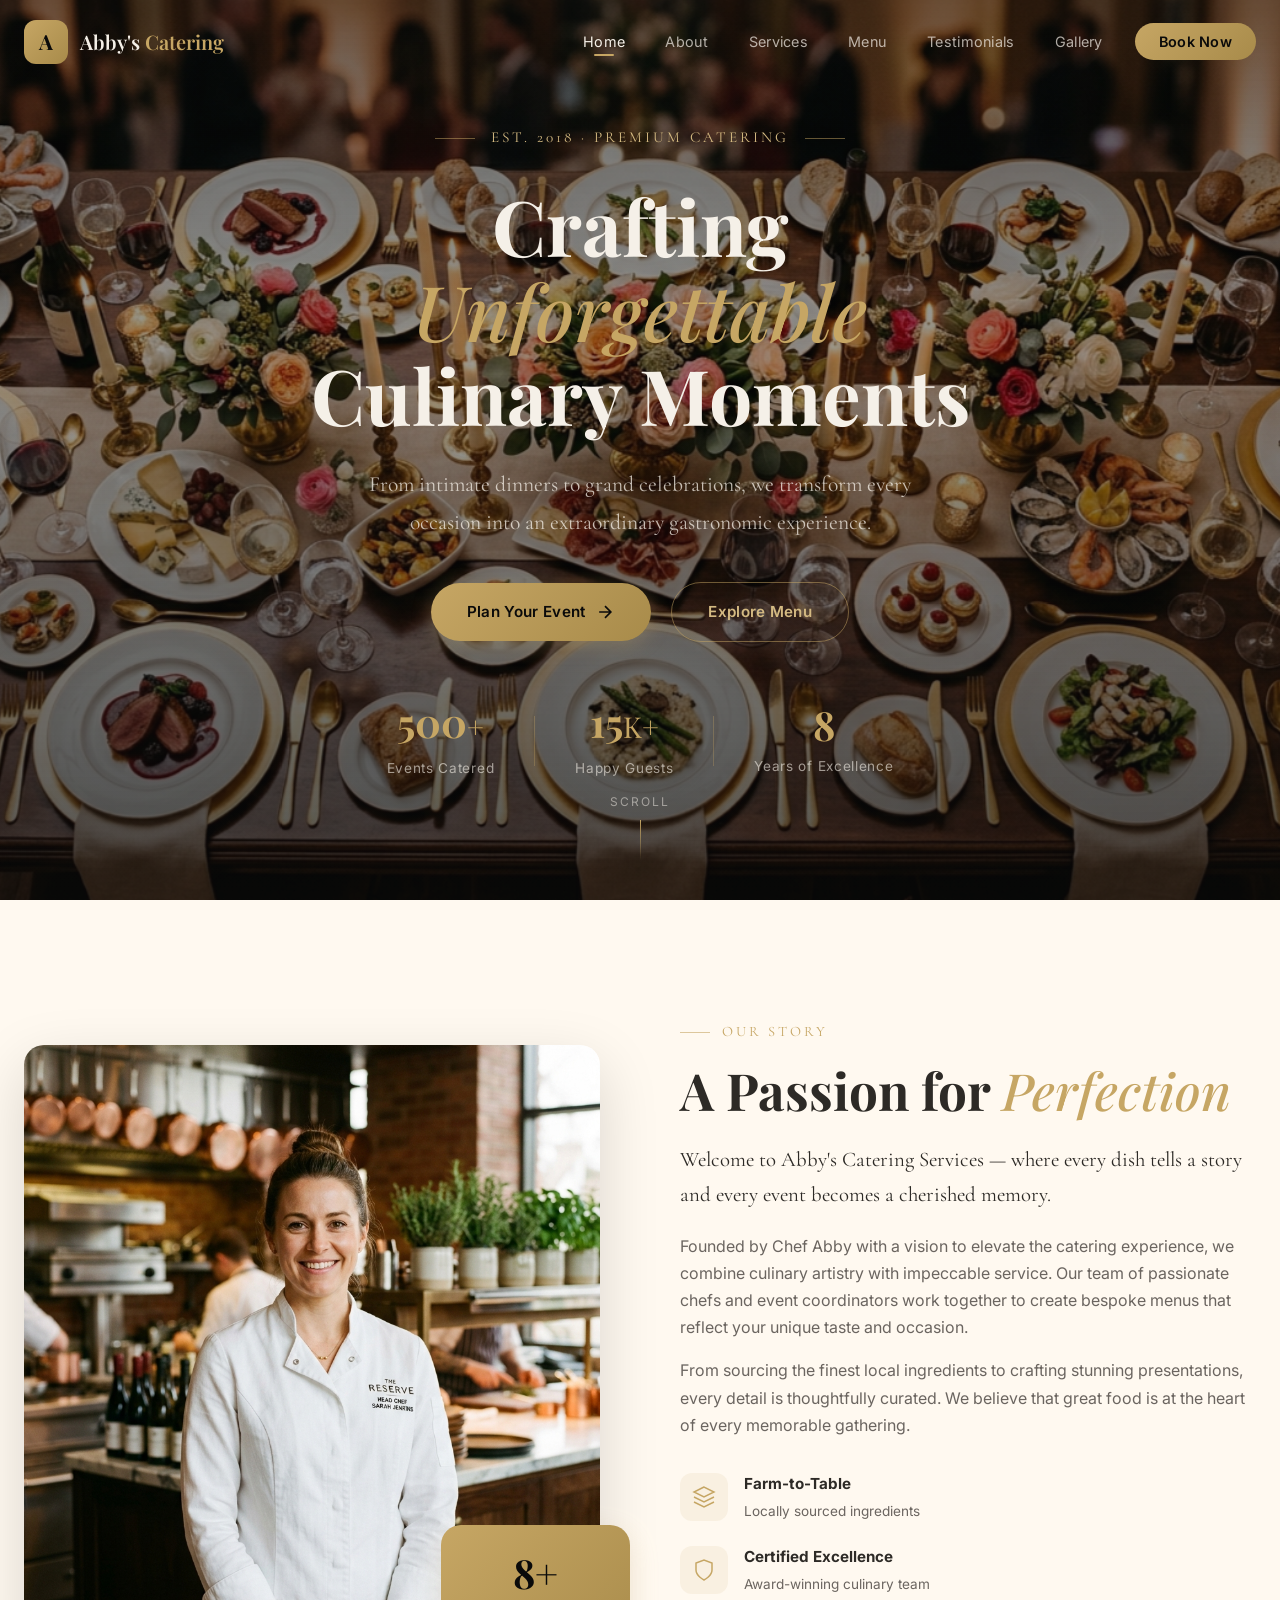
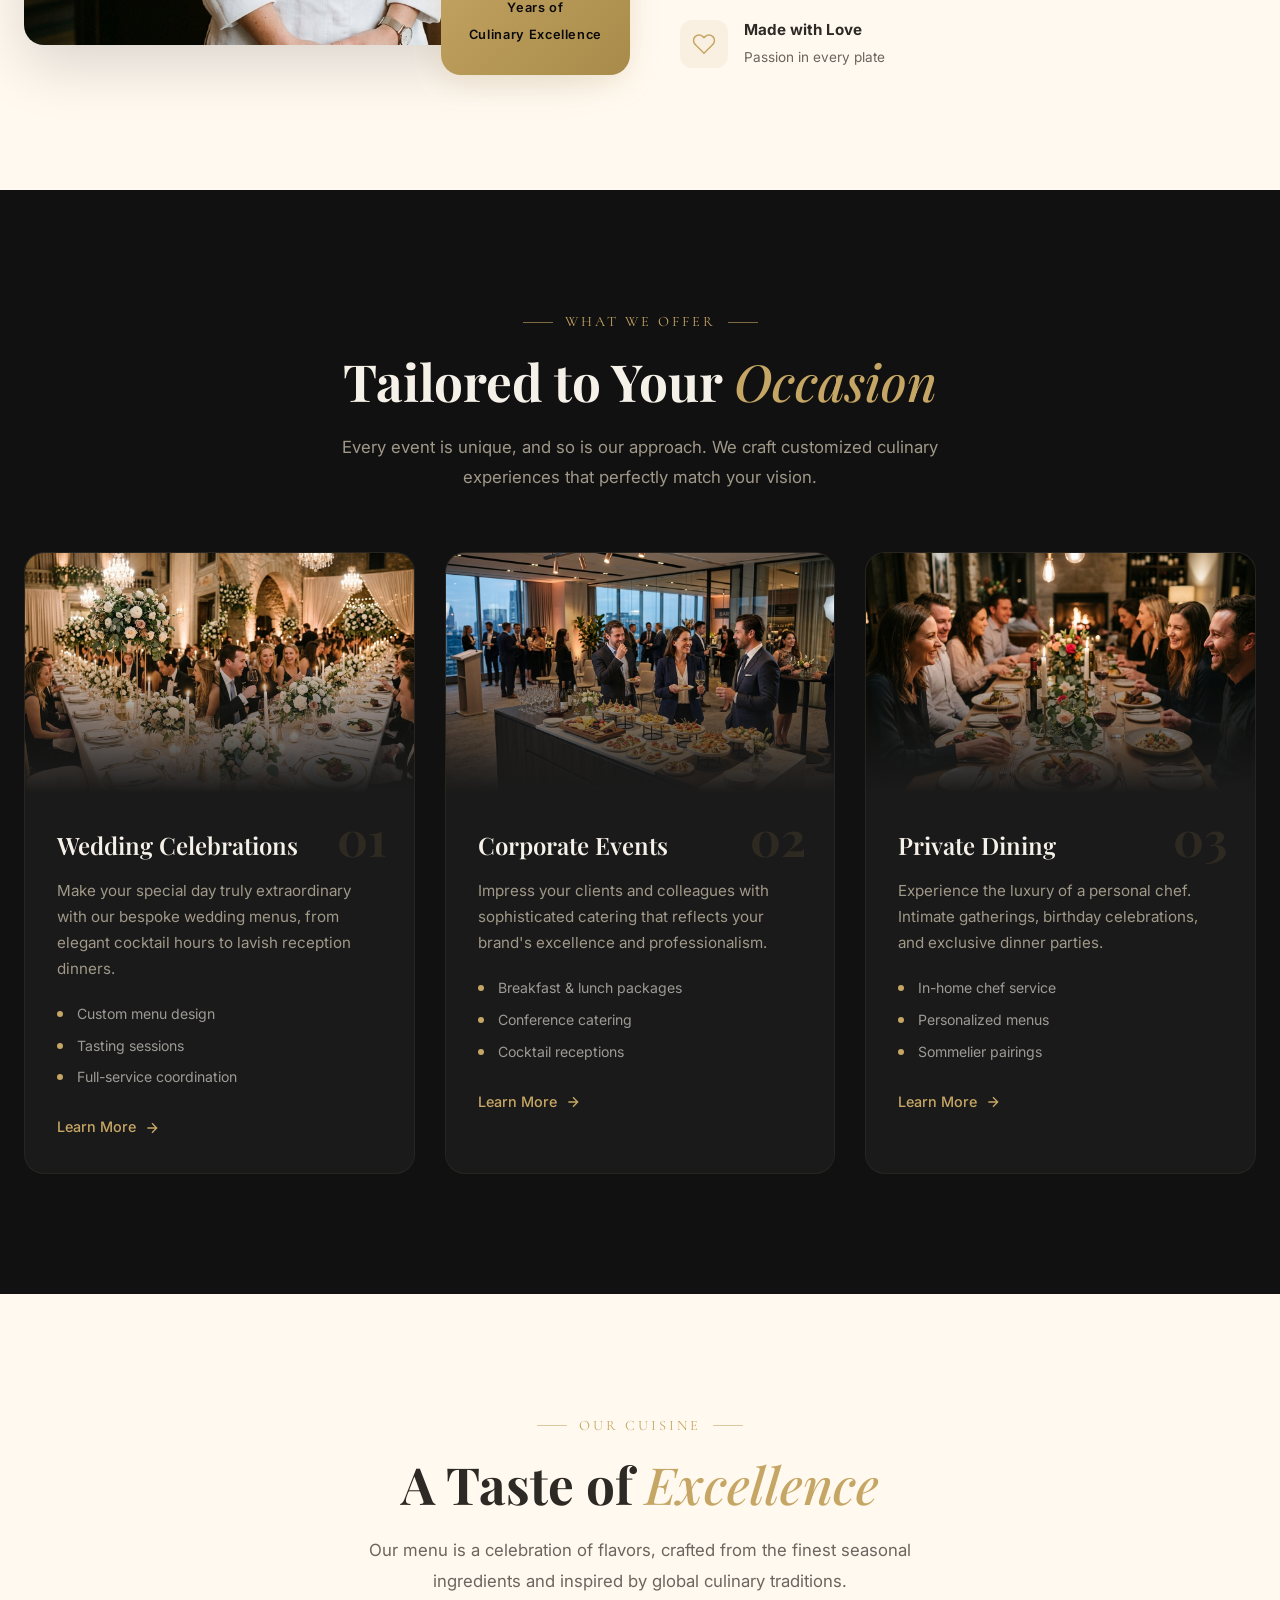
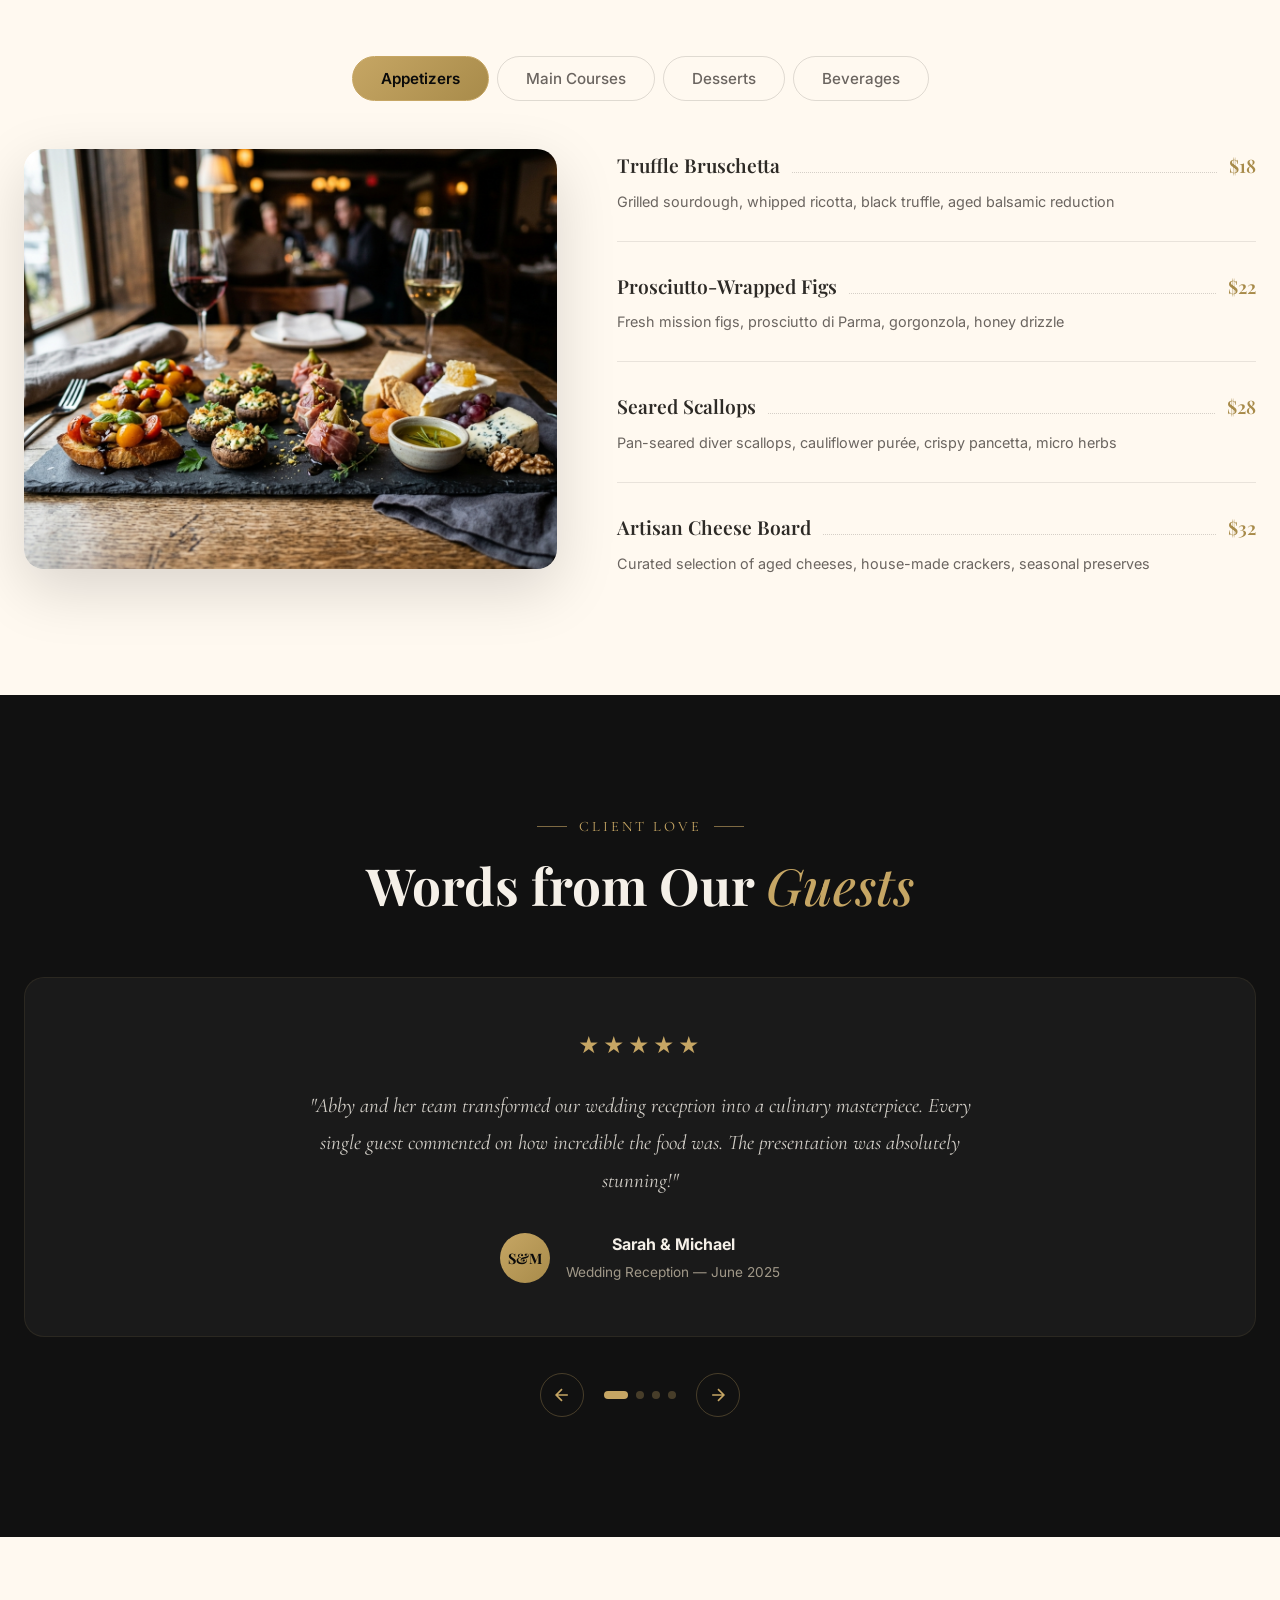
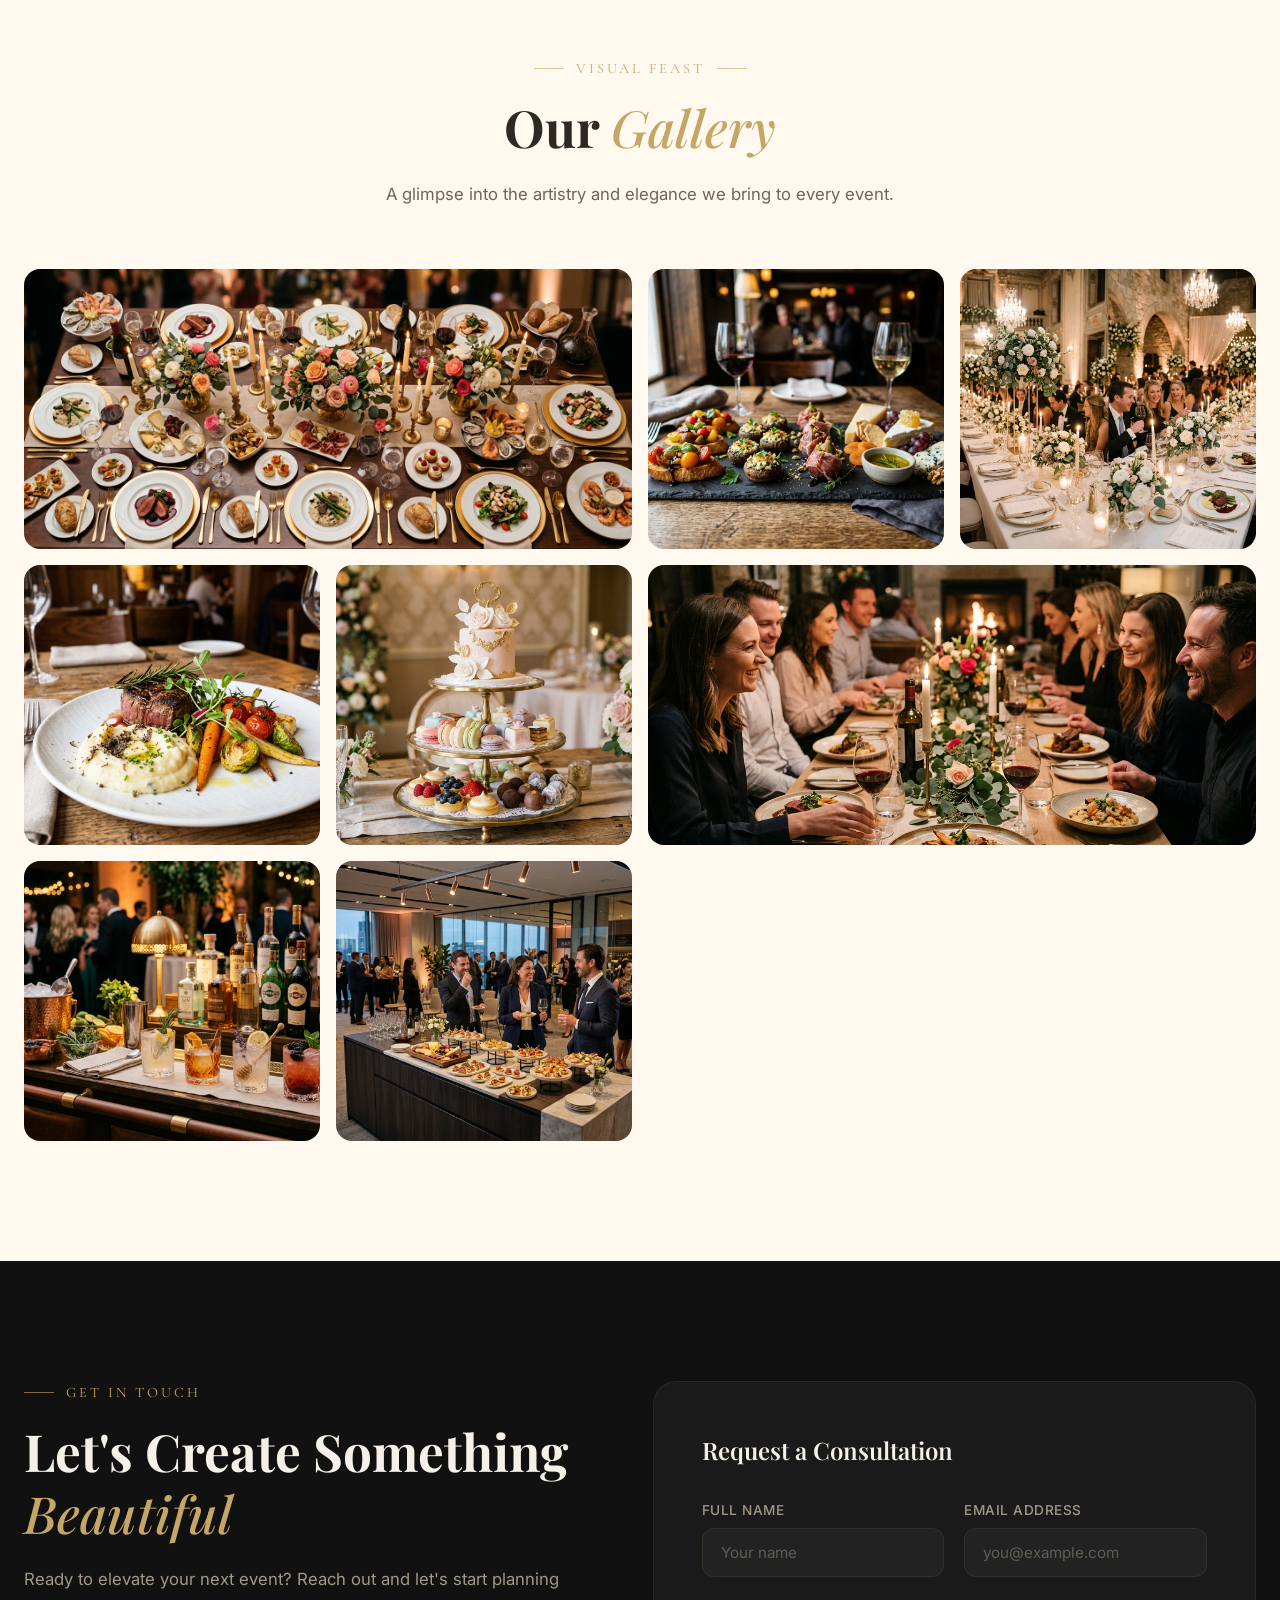
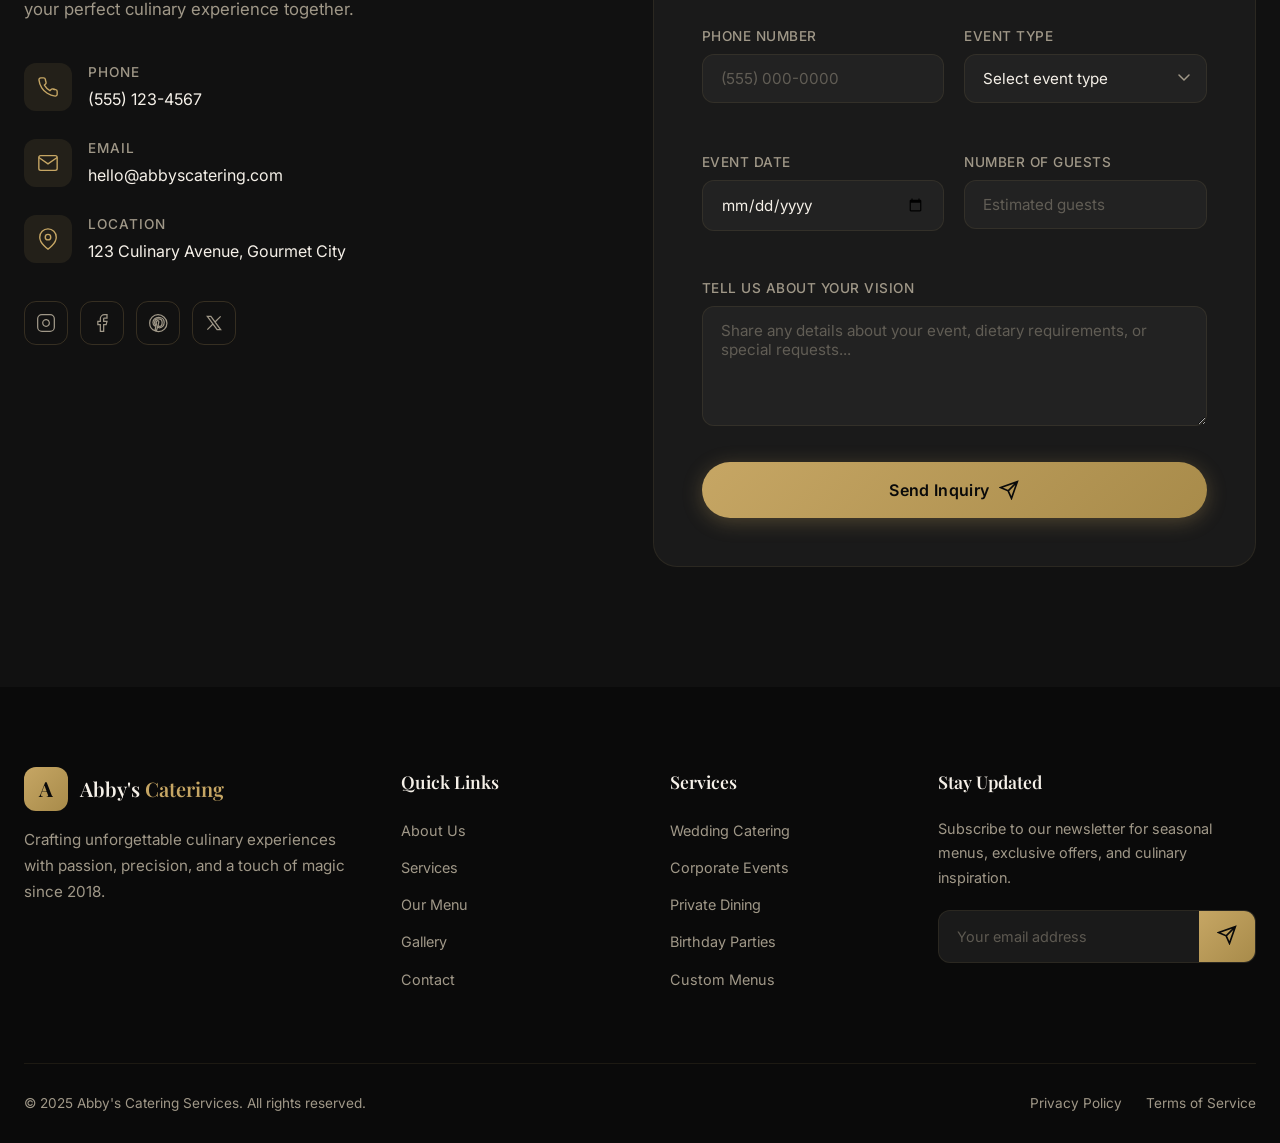
<file: index.html>
<!DOCTYPE html>
<html lang="en">
<head>
    <meta charset="UTF-8">
    <meta name="viewport" content="width=device-width, initial-scale=1.0">
    <title>Abby's Catering Services | Exquisite Culinary Experiences</title>
    <meta name="description" content="Abby's Catering Services delivers unforgettable culinary experiences for weddings, corporate events, and private gatherings. Premium gourmet catering crafted with passion.">
    <meta name="keywords" content="catering, gourmet food, wedding catering, corporate events, private dining, Abby's Catering">
    <link rel="preconnect" href="https://fonts.googleapis.com">
    <link rel="preconnect" href="https://fonts.gstatic.com" crossorigin>
    <link href="https://fonts.googleapis.com/css2?family=Playfair+Display:ital,wght@0,400;0,500;0,600;0,700;1,400;1,500&family=Inter:wght@300;400;500;600&family=Cormorant+Garamond:ital,wght@0,400;0,500;0,600;1,400;1,500&display=swap" rel="stylesheet">
    <link rel="icon" type="image/jpeg" href="images/favicon.jpg">
    <link rel="stylesheet" href="style.css">
</head>
<body>
    <!-- Preloader -->
    <div id="preloader" class="preloader">
        <div class="preloader-inner">
            <div class="preloader-logo">A</div>
            <div class="preloader-text">Abby's Catering</div>
            <div class="preloader-bar"><div class="preloader-bar-fill"></div></div>
        </div>
    </div>

    <!-- Navigation -->
    <nav id="navbar" class="navbar">
        <div class="nav-container">
            <a href="#hero" class="nav-logo">
                <span class="logo-icon">A</span>
                <span class="logo-text">Abby's<span class="logo-accent"> Catering</span></span>
            </a>
            <ul id="nav-menu" class="nav-menu">
                <li><a href="#hero" class="nav-link active">Home</a></li>
                <li><a href="#about" class="nav-link">About</a></li>
                <li><a href="#services" class="nav-link">Services</a></li>
                <li><a href="menu.html" class="nav-link">Menu</a></li>
                <li><a href="#testimonials" class="nav-link">Testimonials</a></li>
                <li><a href="gallery.html" class="nav-link">Gallery</a></li>
                <li><a href="#contact" class="nav-link nav-cta">Book Now</a></li>
            </ul>
            <button id="nav-toggle" class="nav-toggle" aria-label="Toggle navigation">
                <span class="hamburger-line"></span>
                <span class="hamburger-line"></span>
                <span class="hamburger-line"></span>
            </button>
        </div>
    </nav>

    <!-- Hero Section -->
    <section id="hero" class="hero">
        <div class="hero-bg">
            <img src="images/hero-bg.jpg" alt="Elegant catering banquet spread" class="hero-bg-img">
            <div class="hero-overlay"></div>
        </div>
        <div class="hero-content">
            <div class="hero-badge" data-animate="fade-down">
                <span class="badge-line"></span>
                <span>Est. 2018 &middot; Premium Catering</span>
                <span class="badge-line"></span>
            </div>
            <h1 class="hero-title" data-animate="fade-up">
                <span class="title-line">Crafting</span>
                <span class="title-line title-accent">Unforgettable</span>
                <span class="title-line">Culinary Moments</span>
            </h1>
            <p class="hero-subtitle" data-animate="fade-up" data-delay="200">
                From intimate dinners to grand celebrations, we transform every occasion 
                into an extraordinary gastronomic experience.
            </p>
            <div class="hero-actions" data-animate="fade-up" data-delay="400">
                <a href="#contact" class="btn btn-primary">
                    <span>Plan Your Event</span>
                    <svg width="20" height="20" viewBox="0 0 24 24" fill="none" stroke="currentColor" stroke-width="2"><path d="M5 12h14M12 5l7 7-7 7"/></svg>
                </a>
                <a href="menu.html" class="btn btn-outline">Explore Menu</a>
            </div>
            <div class="hero-stats" data-animate="fade-up" data-delay="600">
                <div class="stat">
                    <span class="stat-number" data-count="500">0</span><span class="stat-plus">+</span>
                    <span class="stat-label">Events Catered</span>
                </div>
                <div class="stat-divider"></div>
                <div class="stat">
                    <span class="stat-number" data-count="15">0</span><span class="stat-plus">K+</span>
                    <span class="stat-label">Happy Guests</span>
                </div>
                <div class="stat-divider"></div>
                <div class="stat">
                    <span class="stat-number" data-count="8">0</span>
                    <span class="stat-label">Years of Excellence</span>
                </div>
            </div>
        </div>
        <div class="hero-scroll">
            <a href="#about" class="scroll-indicator">
                <span>Scroll</span>
                <div class="scroll-line"></div>
            </a>
        </div>
    </section>

    <!-- About Section -->
    <section id="about" class="about section">
        <div class="container">
            <div class="about-grid">
                <div class="about-image" data-animate="fade-right">
                    <div class="image-frame">
                        <img src="images/about-chef.jpg" alt="Chef Abby in her kitchen" loading="lazy">
                        <div class="image-accent"></div>
                    </div>
                    <div class="experience-badge">
                        <span class="exp-number">8+</span>
                        <span class="exp-text">Years of<br>Culinary Excellence</span>
                    </div>
                </div>
                <div class="about-content" data-animate="fade-left">
                    <div class="section-label">
                        <span class="label-line"></span>
                        <span>Our Story</span>
                    </div>
                    <h2 class="section-title">A Passion for <em>Perfection</em></h2>
                    <p class="about-lead">
                        Welcome to Abby's Catering Services — where every dish tells a story 
                        and every event becomes a cherished memory.
                    </p>
                    <p class="about-text">
                        Founded by Chef Abby with a vision to elevate the catering experience, 
                        we combine culinary artistry with impeccable service. Our team of passionate 
                        chefs and event coordinators work together to create bespoke menus that 
                        reflect your unique taste and occasion.
                    </p>
                    <p class="about-text">
                        From sourcing the finest local ingredients to crafting stunning presentations, 
                        every detail is thoughtfully curated. We believe that great food is at the 
                        heart of every memorable gathering.
                    </p>
                    <div class="about-features">
                        <div class="feature">
                            <div class="feature-icon">
                                <svg width="24" height="24" viewBox="0 0 24 24" fill="none" stroke="currentColor" stroke-width="1.5"><path d="M12 2L2 7l10 5 10-5-10-5zM2 17l10 5 10-5M2 12l10 5 10-5"/></svg>
                            </div>
                            <div>
                                <strong>Farm-to-Table</strong>
                                <span>Locally sourced ingredients</span>
                            </div>
                        </div>
                        <div class="feature">
                            <div class="feature-icon">
                                <svg width="24" height="24" viewBox="0 0 24 24" fill="none" stroke="currentColor" stroke-width="1.5"><path d="M12 22s8-4 8-10V5l-8-3-8 3v7c0 6 8 10 8 10z"/></svg>
                            </div>
                            <div>
                                <strong>Certified Excellence</strong>
                                <span>Award-winning culinary team</span>
                            </div>
                        </div>
                        <div class="feature">
                            <div class="feature-icon">
                                <svg width="24" height="24" viewBox="0 0 24 24" fill="none" stroke="currentColor" stroke-width="1.5"><path d="M20.84 4.61a5.5 5.5 0 0 0-7.78 0L12 5.67l-1.06-1.06a5.5 5.5 0 0 0-7.78 7.78l1.06 1.06L12 21.23l7.78-7.78 1.06-1.06a5.5 5.5 0 0 0 0-7.78z"/></svg>
                            </div>
                            <div>
                                <strong>Made with Love</strong>
                                <span>Passion in every plate</span>
                            </div>
                        </div>
                    </div>
                </div>
            </div>
        </div>
    </section>

    <!-- Services Section -->
    <section id="services" class="services section section-dark">
        <div class="container">
            <div class="section-header" data-animate="fade-up">
                <div class="section-label section-label-center">
                    <span class="label-line"></span>
                    <span>What We Offer</span>
                    <span class="label-line"></span>
                </div>
                <h2 class="section-title section-title-center">Tailored to Your <em>Occasion</em></h2>
                <p class="section-subtitle">Every event is unique, and so is our approach. We craft customized 
                    culinary experiences that perfectly match your vision.</p>
            </div>
            <div class="services-grid">
                <div class="service-card" data-animate="fade-up" data-delay="0">
                    <div class="service-image">
                        <img src="images/service-wedding.jpg" alt="Wedding catering setup" loading="lazy">
                        <div class="service-image-overlay"></div>
                    </div>
                    <div class="service-content">
                        <div class="service-number">01</div>
                        <h3>Wedding Celebrations</h3>
                        <p>Make your special day truly extraordinary with our bespoke wedding menus, 
                           from elegant cocktail hours to lavish reception dinners.</p>
                        <ul class="service-features">
                            <li>Custom menu design</li>
                            <li>Tasting sessions</li>
                            <li>Full-service coordination</li>
                        </ul>
                        <a href="#contact" class="service-link">
                            <span>Learn More</span>
                            <svg width="16" height="16" viewBox="0 0 24 24" fill="none" stroke="currentColor" stroke-width="2"><path d="M5 12h14M12 5l7 7-7 7"/></svg>
                        </a>
                    </div>
                </div>
                <div class="service-card" data-animate="fade-up" data-delay="150">
                    <div class="service-image">
                        <img src="images/service-corporate.jpg" alt="Corporate event catering" loading="lazy">
                        <div class="service-image-overlay"></div>
                    </div>
                    <div class="service-content">
                        <div class="service-number">02</div>
                        <h3>Corporate Events</h3>
                        <p>Impress your clients and colleagues with sophisticated catering that 
                           reflects your brand's excellence and professionalism.</p>
                        <ul class="service-features">
                            <li>Breakfast & lunch packages</li>
                            <li>Conference catering</li>
                            <li>Cocktail receptions</li>
                        </ul>
                        <a href="#contact" class="service-link">
                            <span>Learn More</span>
                            <svg width="16" height="16" viewBox="0 0 24 24" fill="none" stroke="currentColor" stroke-width="2"><path d="M5 12h14M12 5l7 7-7 7"/></svg>
                        </a>
                    </div>
                </div>
                <div class="service-card" data-animate="fade-up" data-delay="300">
                    <div class="service-image">
                        <img src="images/service-private.jpg" alt="Private dinner party" loading="lazy">
                        <div class="service-image-overlay"></div>
                    </div>
                    <div class="service-content">
                        <div class="service-number">03</div>
                        <h3>Private Dining</h3>
                        <p>Experience the luxury of a personal chef. Intimate gatherings, 
                           birthday celebrations, and exclusive dinner parties.</p>
                        <ul class="service-features">
                            <li>In-home chef service</li>
                            <li>Personalized menus</li>
                            <li>Sommelier pairings</li>
                        </ul>
                        <a href="#contact" class="service-link">
                            <span>Learn More</span>
                            <svg width="16" height="16" viewBox="0 0 24 24" fill="none" stroke="currentColor" stroke-width="2"><path d="M5 12h14M12 5l7 7-7 7"/></svg>
                        </a>
                    </div>
                </div>
            </div>
        </div>
    </section>

    <!-- Menu Section -->
    <section id="menu" class="menu section">
        <div class="container">
            <div class="section-header" data-animate="fade-up">
                <div class="section-label section-label-center">
                    <span class="label-line"></span>
                    <span>Our Cuisine</span>
                    <span class="label-line"></span>
                </div>
                <h2 class="section-title section-title-center">A Taste of <em>Excellence</em></h2>
                <p class="section-subtitle">Our menu is a celebration of flavors, crafted from the finest 
                    seasonal ingredients and inspired by global culinary traditions.</p>
            </div>
            <div class="menu-tabs" data-animate="fade-up">
                <button class="menu-tab active" data-tab="appetizers">Appetizers</button>
                <button class="menu-tab" data-tab="mains">Main Courses</button>
                <button class="menu-tab" data-tab="desserts">Desserts</button>
                <button class="menu-tab" data-tab="beverages">Beverages</button>
            </div>
            <div class="menu-content">
                <!-- Appetizers -->
                <div id="tab-appetizers" class="menu-panel active">
                    <div class="menu-panel-grid">
                        <div class="menu-panel-image">
                            <img src="images/menu-appetizers.jpg" alt="Gourmet appetizer selection" loading="lazy">
                        </div>
                        <div class="menu-panel-items">
                            <div class="menu-item">
                                <div class="menu-item-header">
                                    <h4>Truffle Bruschetta</h4>
                                    <span class="menu-item-line"></span>
                                    <span class="menu-item-price">$18</span>
                                </div>
                                <p>Grilled sourdough, whipped ricotta, black truffle, aged balsamic reduction</p>
                            </div>
                            <div class="menu-item">
                                <div class="menu-item-header">
                                    <h4>Prosciutto-Wrapped Figs</h4>
                                    <span class="menu-item-line"></span>
                                    <span class="menu-item-price">$22</span>
                                </div>
                                <p>Fresh mission figs, prosciutto di Parma, gorgonzola, honey drizzle</p>
                            </div>
                            <div class="menu-item">
                                <div class="menu-item-header">
                                    <h4>Seared Scallops</h4>
                                    <span class="menu-item-line"></span>
                                    <span class="menu-item-price">$28</span>
                                </div>
                                <p>Pan-seared diver scallops, cauliflower purée, crispy pancetta, micro herbs</p>
                            </div>
                            <div class="menu-item">
                                <div class="menu-item-header">
                                    <h4>Artisan Cheese Board</h4>
                                    <span class="menu-item-line"></span>
                                    <span class="menu-item-price">$32</span>
                                </div>
                                <p>Curated selection of aged cheeses, house-made crackers, seasonal preserves</p>
                            </div>
                        </div>
                    </div>
                </div>
                <!-- Mains -->
                <div id="tab-mains" class="menu-panel">
                    <div class="menu-panel-grid">
                        <div class="menu-panel-image">
                            <img src="images/menu-mains.jpg" alt="Gourmet main course" loading="lazy">
                        </div>
                        <div class="menu-panel-items">
                            <div class="menu-item">
                                <div class="menu-item-header">
                                    <h4>Filet Mignon</h4>
                                    <span class="menu-item-line"></span>
                                    <span class="menu-item-price">$58</span>
                                </div>
                                <p>8oz prime beef tenderloin, truffle mashed potatoes, roasted asparagus, red wine jus</p>
                            </div>
                            <div class="menu-item">
                                <div class="menu-item-header">
                                    <h4>Pan-Roasted Salmon</h4>
                                    <span class="menu-item-line"></span>
                                    <span class="menu-item-price">$45</span>
                                </div>
                                <p>Wild-caught Atlantic salmon, lemon beurre blanc, seasonal vegetables, herb risotto</p>
                            </div>
                            <div class="menu-item">
                                <div class="menu-item-header">
                                    <h4>Herb-Crusted Rack of Lamb</h4>
                                    <span class="menu-item-line"></span>
                                    <span class="menu-item-price">$62</span>
                                </div>
                                <p>New Zealand lamb, rosemary-dijon crust, roasted root vegetables, mint gremolata</p>
                            </div>
                            <div class="menu-item">
                                <div class="menu-item-header">
                                    <h4>Wild Mushroom Risotto</h4>
                                    <span class="menu-item-line"></span>
                                    <span class="menu-item-price">$38</span>
                                </div>
                                <p>Arborio rice, porcini and chanterelle mushrooms, parmesan, white truffle oil</p>
                            </div>
                        </div>
                    </div>
                </div>
                <!-- Desserts -->
                <div id="tab-desserts" class="menu-panel">
                    <div class="menu-panel-grid">
                        <div class="menu-panel-image">
                            <img src="images/menu-desserts.jpg" alt="Exquisite dessert display" loading="lazy">
                        </div>
                        <div class="menu-panel-items">
                            <div class="menu-item">
                                <div class="menu-item-header">
                                    <h4>Chocolate Fondant</h4>
                                    <span class="menu-item-line"></span>
                                    <span class="menu-item-price">$16</span>
                                </div>
                                <p>Valrhona dark chocolate, molten center, vanilla bean ice cream, gold leaf</p>
                            </div>
                            <div class="menu-item">
                                <div class="menu-item-header">
                                    <h4>Crème Brûlée</h4>
                                    <span class="menu-item-line"></span>
                                    <span class="menu-item-price">$14</span>
                                </div>
                                <p>Classic vanilla custard, caramelized sugar crust, fresh berries</p>
                            </div>
                            <div class="menu-item">
                                <div class="menu-item-header">
                                    <h4>French Macaron Tower</h4>
                                    <span class="menu-item-line"></span>
                                    <span class="menu-item-price">$24</span>
                                </div>
                                <p>Assorted flavors — pistachio, rose, lavender, salted caramel, raspberry</p>
                            </div>
                            <div class="menu-item">
                                <div class="menu-item-header">
                                    <h4>Tiramisu</h4>
                                    <span class="menu-item-line"></span>
                                    <span class="menu-item-price">$15</span>
                                </div>
                                <p>Espresso-soaked ladyfingers, mascarpone cream, cocoa dusting, Amaretto</p>
                            </div>
                        </div>
                    </div>
                </div>
                <!-- Beverages -->
                <div id="tab-beverages" class="menu-panel">
                    <div class="menu-panel-grid">
                        <div class="menu-panel-image">
                            <img src="images/menu-beverages.jpg" alt="Elegant cocktail selection" loading="lazy">
                        </div>
                        <div class="menu-panel-items">
                            <div class="menu-item">
                                <div class="menu-item-header">
                                    <h4>Signature Cocktails</h4>
                                    <span class="menu-item-line"></span>
                                    <span class="menu-item-price">$16</span>
                                </div>
                                <p>Custom-crafted cocktails designed to complement your menu and event theme</p>
                            </div>
                            <div class="menu-item">
                                <div class="menu-item-header">
                                    <h4>Curated Wine Selection</h4>
                                    <span class="menu-item-line"></span>
                                    <span class="menu-item-price">$45</span>
                                </div>
                                <p>Hand-selected wines from boutique vineyards, paired with your courses</p>
                            </div>
                            <div class="menu-item">
                                <div class="menu-item-header">
                                    <h4>Artisan Mocktails</h4>
                                    <span class="menu-item-line"></span>
                                    <span class="menu-item-price">$12</span>
                                </div>
                                <p>Refreshing non-alcoholic creations with fresh fruits, herbs, and house-made syrups</p>
                            </div>
                            <div class="menu-item">
                                <div class="menu-item-header">
                                    <h4>Premium Coffee & Tea</h4>
                                    <span class="menu-item-line"></span>
                                    <span class="menu-item-price">$8</span>
                                </div>
                                <p>Single-origin espresso, hand-poured pour-overs, and rare loose-leaf teas</p>
                            </div>
                        </div>
                    </div>
                </div>
            </div>
        </div>
    </section>

    <!-- Testimonials Section -->
    <section id="testimonials" class="testimonials section section-dark">
        <div class="container">
            <div class="section-header" data-animate="fade-up">
                <div class="section-label section-label-center">
                    <span class="label-line"></span>
                    <span>Client Love</span>
                    <span class="label-line"></span>
                </div>
                <h2 class="section-title section-title-center">Words from Our <em>Guests</em></h2>
            </div>
            <div class="testimonials-slider" data-animate="fade-up">
                <div class="testimonial-track" id="testimonial-track">
                    <div class="testimonial-card">
                        <div class="testimonial-stars">★★★★★</div>
                        <blockquote>
                            "Abby and her team transformed our wedding reception into a culinary masterpiece. 
                            Every single guest commented on how incredible the food was. The presentation was 
                            absolutely stunning!"
                        </blockquote>
                        <div class="testimonial-author">
                            <div class="author-avatar">S&M</div>
                            <div>
                                <strong>Sarah & Michael</strong>
                                <span>Wedding Reception — June 2025</span>
                            </div>
                        </div>
                    </div>
                    <div class="testimonial-card">
                        <div class="testimonial-stars">★★★★★</div>
                        <blockquote>
                            "We've used Abby's Catering for three consecutive annual galas. 
                            The consistency, creativity, and professionalism are unmatched. Our 
                            employees look forward to the event just for the food!"
                        </blockquote>
                        <div class="testimonial-author">
                            <div class="author-avatar">JR</div>
                            <div>
                                <strong>James Rodriguez</strong>
                                <span>Corporate Gala — Tech Solutions Inc.</span>
                            </div>
                        </div>
                    </div>
                    <div class="testimonial-card">
                        <div class="testimonial-stars">★★★★★</div>
                        <blockquote>
                            "The private dinner Abby prepared for our anniversary was beyond anything 
                            we could have imagined. Five courses of pure perfection, served in our own 
                            home. It felt like a Michelin-star experience!"
                        </blockquote>
                        <div class="testimonial-author">
                            <div class="author-avatar">E&D</div>
                            <div>
                                <strong>Emily & David</strong>
                                <span>Private Dinner — Anniversary</span>
                            </div>
                        </div>
                    </div>
                    <div class="testimonial-card">
                        <div class="testimonial-stars">★★★★★</div>
                        <blockquote>
                            "From the very first tasting to the day of the event, Abby's team was 
                            incredibly attentive and accommodating. They handled every dietary 
                            restriction with grace and creativity. Simply the best!"
                        </blockquote>
                        <div class="testimonial-author">
                            <div class="author-avatar">LP</div>
                            <div>
                                <strong>Linda Park</strong>
                                <span>Birthday Celebration — 50th</span>
                            </div>
                        </div>
                    </div>
                </div>
                <div class="testimonial-nav">
                    <button id="test-prev" class="test-nav-btn" aria-label="Previous testimonial">
                        <svg width="20" height="20" viewBox="0 0 24 24" fill="none" stroke="currentColor" stroke-width="2"><path d="M19 12H5M12 19l-7-7 7-7"/></svg>
                    </button>
                    <div class="test-dots" id="test-dots"></div>
                    <button id="test-next" class="test-nav-btn" aria-label="Next testimonial">
                        <svg width="20" height="20" viewBox="0 0 24 24" fill="none" stroke="currentColor" stroke-width="2"><path d="M5 12h14M12 5l7 7-7 7"/></svg>
                    </button>
                </div>
            </div>
        </div>
    </section>

    <!-- Gallery Section -->
    <section id="gallery" class="gallery section">
        <div class="container">
            <div class="section-header" data-animate="fade-up">
                <div class="section-label section-label-center">
                    <span class="label-line"></span>
                    <span>Visual Feast</span>
                    <span class="label-line"></span>
                </div>
                <h2 class="section-title section-title-center">Our <em>Gallery</em></h2>
                <p class="section-subtitle">A glimpse into the artistry and elegance we bring to every event.</p>
            </div>
            <div class="gallery-grid" data-animate="fade-up">
                <div class="gallery-item gallery-item-lg">
                    <img src="images/hero-bg.jpg" alt="Elegant banquet spread" loading="lazy">
                    <div class="gallery-overlay">
                        <span>Banquet Setup</span>
                    </div>
                </div>
                <div class="gallery-item">
                    <img src="images/menu-appetizers.jpg" alt="Gourmet appetizers" loading="lazy">
                    <div class="gallery-overlay">
                        <span>Appetizer Selection</span>
                    </div>
                </div>
                <div class="gallery-item">
                    <img src="images/service-wedding.jpg" alt="Wedding catering" loading="lazy">
                    <div class="gallery-overlay">
                        <span>Wedding Reception</span>
                    </div>
                </div>
                <div class="gallery-item">
                    <img src="images/menu-mains.jpg" alt="Main course plating" loading="lazy">
                    <div class="gallery-overlay">
                        <span>Fine Dining</span>
                    </div>
                </div>
                <div class="gallery-item">
                    <img src="images/menu-desserts.jpg" alt="Dessert display" loading="lazy">
                    <div class="gallery-overlay">
                        <span>Sweet Creations</span>
                    </div>
                </div>
                <div class="gallery-item gallery-item-lg">
                    <img src="images/service-private.jpg" alt="Private dining setup" loading="lazy">
                    <div class="gallery-overlay">
                        <span>Private Dining</span>
                    </div>
                </div>
                <div class="gallery-item">
                    <img src="images/menu-beverages.jpg" alt="Cocktail selection" loading="lazy">
                    <div class="gallery-overlay">
                        <span>Craft Cocktails</span>
                    </div>
                </div>
                <div class="gallery-item">
                    <img src="images/service-corporate.jpg" alt="Corporate event" loading="lazy">
                    <div class="gallery-overlay">
                        <span>Corporate Events</span>
                    </div>
                </div>
            </div>
        </div>
    </section>

    <!-- Contact Section -->
    <section id="contact" class="contact section section-dark">
        <div class="container">
            <div class="contact-grid">
                <div class="contact-info" data-animate="fade-right">
                    <div class="section-label">
                        <span class="label-line"></span>
                        <span>Get in Touch</span>
                    </div>
                    <h2 class="section-title">Let's Create Something <em>Beautiful</em></h2>
                    <p class="contact-text">
                        Ready to elevate your next event? Reach out and let's start planning 
                        your perfect culinary experience together.
                    </p>
                    <div class="contact-details">
                        <div class="contact-item">
                            <div class="contact-icon">
                                <svg width="22" height="22" viewBox="0 0 24 24" fill="none" stroke="currentColor" stroke-width="1.5"><path d="M22 16.92v3a2 2 0 0 1-2.18 2 19.79 19.79 0 0 1-8.63-3.07 19.5 19.5 0 0 1-6-6 19.79 19.79 0 0 1-3.07-8.67A2 2 0 0 1 4.11 2h3a2 2 0 0 1 2 1.72 12.84 12.84 0 0 0 .7 2.81 2 2 0 0 1-.45 2.11L8.09 9.91a16 16 0 0 0 6 6l1.27-1.27a2 2 0 0 1 2.11-.45 12.84 12.84 0 0 0 2.81.7A2 2 0 0 1 22 16.92z"/></svg>
                            </div>
                            <div>
                                <strong>Phone</strong>
                                <a href="tel:+15551234567">(555) 123-4567</a>
                            </div>
                        </div>
                        <div class="contact-item">
                            <div class="contact-icon">
                                <svg width="22" height="22" viewBox="0 0 24 24" fill="none" stroke="currentColor" stroke-width="1.5"><path d="M4 4h16c1.1 0 2 .9 2 2v12c0 1.1-.9 2-2 2H4c-1.1 0-2-.9-2-2V6c0-1.1.9-2 2-2z"/><polyline points="22,6 12,13 2,6"/></svg>
                            </div>
                            <div>
                                <strong>Email</strong>
                                <a href="mailto:hello@abbyscatering.com">hello@abbyscatering.com</a>
                            </div>
                        </div>
                        <div class="contact-item">
                            <div class="contact-icon">
                                <svg width="22" height="22" viewBox="0 0 24 24" fill="none" stroke="currentColor" stroke-width="1.5"><path d="M21 10c0 7-9 13-9 13s-9-6-9-13a9 9 0 0 1 18 0z"/><circle cx="12" cy="10" r="3"/></svg>
                            </div>
                            <div>
                                <strong>Location</strong>
                                <span>123 Culinary Avenue, Gourmet City</span>
                            </div>
                        </div>
                    </div>
                    <div class="social-links">
                        <a href="#" class="social-link" aria-label="Instagram">
                            <svg width="20" height="20" viewBox="0 0 24 24" fill="none" stroke="currentColor" stroke-width="1.5"><rect x="2" y="2" width="20" height="20" rx="5" ry="5"/><path d="M16 11.37A4 4 0 1 1 12.63 8 4 4 0 0 1 16 11.37z"/><line x1="17.5" y1="6.5" x2="17.51" y2="6.5"/></svg>
                        </a>
                        <a href="#" class="social-link" aria-label="Facebook">
                            <svg width="20" height="20" viewBox="0 0 24 24" fill="none" stroke="currentColor" stroke-width="1.5"><path d="M18 2h-3a5 5 0 0 0-5 5v3H7v4h3v8h4v-8h3l1-4h-4V7a1 1 0 0 1 1-1h3z"/></svg>
                        </a>
                        <a href="#" class="social-link" aria-label="Pinterest">
                            <svg width="20" height="20" viewBox="0 0 24 24" fill="none" stroke="currentColor" stroke-width="1.5"><path d="M12 2C6.48 2 2 6.48 2 12c0 4.42 2.87 8.17 6.84 9.49-.09-.81-.18-2.07.04-2.96.19-.8 1.24-5.26 1.24-5.26s-.32-.63-.32-1.56c0-1.46.85-2.55 1.9-2.55.9 0 1.33.67 1.33 1.48 0 .9-.58 2.25-.87 3.5-.25 1.04.52 1.89 1.54 1.89 1.85 0 3.27-1.95 3.27-4.77 0-2.49-1.79-4.24-4.35-4.24-2.96 0-4.7 2.22-4.7 4.52 0 .9.34 1.86.77 2.38.08.1.1.19.07.3-.08.31-.25 1.04-.29 1.18-.05.19-.15.23-.35.14-1.31-.61-2.13-2.53-2.13-4.07 0-3.31 2.41-6.36 6.94-6.36 3.64 0 6.48 2.6 6.48 6.07 0 3.62-2.28 6.53-5.45 6.53-1.06 0-2.07-.55-2.41-1.21l-.66 2.5c-.24.91-.88 2.05-1.31 2.75.99.31 2.03.47 3.12.47 5.52 0 10-4.48 10-10S17.52 2 12 2z"/></svg>
                        </a>
                        <a href="#" class="social-link" aria-label="Twitter/X">
                            <svg width="20" height="20" viewBox="0 0 24 24" fill="none" stroke="currentColor" stroke-width="1.5"><path d="M4 4l11.733 16h4.267l-11.733 -16zM4 20l6.768 -6.768M13.232 10.768L20 4"/></svg>
                        </a>
                    </div>
                </div>
                <div class="contact-form-wrapper" data-animate="fade-left">
                    <form id="contact-form" class="contact-form">
                        <h3>Request a Consultation</h3>
                        <div class="form-row">
                            <div class="form-group">
                                <label for="form-name">Full Name</label>
                                <input type="text" id="form-name" name="name" placeholder="Your name" required>
                            </div>
                            <div class="form-group">
                                <label for="form-email">Email Address</label>
                                <input type="email" id="form-email" name="email" placeholder="you@example.com" required>
                            </div>
                        </div>
                        <div class="form-row">
                            <div class="form-group">
                                <label for="form-phone">Phone Number</label>
                                <input type="tel" id="form-phone" name="phone" placeholder="(555) 000-0000">
                            </div>
                            <div class="form-group">
                                <label for="form-event">Event Type</label>
                                <select id="form-event" name="event" required>
                                    <option value="" disabled selected>Select event type</option>
                                    <option value="wedding">Wedding</option>
                                    <option value="corporate">Corporate Event</option>
                                    <option value="private">Private Dinner</option>
                                    <option value="birthday">Birthday Party</option>
                                    <option value="other">Other</option>
                                </select>
                            </div>
                        </div>
                        <div class="form-row">
                            <div class="form-group">
                                <label for="form-date">Event Date</label>
                                <input type="date" id="form-date" name="date">
                            </div>
                            <div class="form-group">
                                <label for="form-guests">Number of Guests</label>
                                <input type="number" id="form-guests" name="guests" placeholder="Estimated guests" min="1">
                            </div>
                        </div>
                        <div class="form-group">
                            <label for="form-message">Tell Us About Your Vision</label>
                            <textarea id="form-message" name="message" rows="4" placeholder="Share any details about your event, dietary requirements, or special requests..."></textarea>
                        </div>
                        <button type="submit" id="form-submit" class="btn btn-primary btn-full">
                            <span id="btn-submit-text">Send Inquiry</span>
                            <div class="btn-spinner" id="btn-spinner"></div>
                            <svg id="btn-submit-icon" width="20" height="20" viewBox="0 0 24 24" fill="none" stroke="currentColor" stroke-width="2"><path d="M22 2L11 13M22 2l-7 20-4-9-9-4 20-7z"/></svg>
                        </button>
                    </form>
                </div>
            </div>
        </div>
    </section>

    <!-- Footer -->
    <footer class="footer">
        <div class="container">
            <div class="footer-grid">
                <div class="footer-brand">
                    <a href="#hero" class="nav-logo">
                        <span class="logo-icon">A</span>
                        <span class="logo-text">Abby's<span class="logo-accent"> Catering</span></span>
                    </a>
                    <p>Crafting unforgettable culinary experiences with passion, 
                       precision, and a touch of magic since 2018.</p>
                </div>
                <div class="footer-links">
                    <h4>Quick Links</h4>
                    <ul>
                        <li><a href="#about">About Us</a></li>
                        <li><a href="#services">Services</a></li>
                        <li><a href="menu.html">Our Menu</a></li>
                        <li><a href="gallery.html">Gallery</a></li>
                        <li><a href="#contact">Contact</a></li>
                    </ul>
                </div>
                <div class="footer-links">
                    <h4>Services</h4>
                    <ul>
                        <li><a href="#services">Wedding Catering</a></li>
                        <li><a href="#services">Corporate Events</a></li>
                        <li><a href="#services">Private Dining</a></li>
                        <li><a href="#services">Birthday Parties</a></li>
                        <li><a href="#services">Custom Menus</a></li>
                    </ul>
                </div>
                <div class="footer-newsletter">
                    <h4>Stay Updated</h4>
                    <p>Subscribe to our newsletter for seasonal menus, exclusive offers, and culinary inspiration.</p>
                    <form class="newsletter-form" id="newsletter-form">
                        <input type="email" placeholder="Your email address" required id="newsletter-email">
                        <button type="submit" aria-label="Subscribe">
                            <svg width="20" height="20" viewBox="0 0 24 24" fill="none" stroke="currentColor" stroke-width="2"><path d="M22 2L11 13M22 2l-7 20-4-9-9-4 20-7z"/></svg>
                        </button>
                    </form>
                </div>
            </div>
            <div class="footer-bottom">
                <p>&copy; 2025 Abby's Catering Services. All rights reserved.</p>
                <div class="footer-bottom-links">
                    <a href="#">Privacy Policy</a>
                    <a href="#">Terms of Service</a>
                </div>
            </div>
        </div>
    </footer>

    <!-- Back to Top -->
    <button id="back-to-top" class="back-to-top" aria-label="Back to top">
        <svg width="20" height="20" viewBox="0 0 24 24" fill="none" stroke="currentColor" stroke-width="2"><path d="M18 15l-6-6-6 6"/></svg>
    </button>

    <script src="script.js"></script>
</body>
</html>
</file>
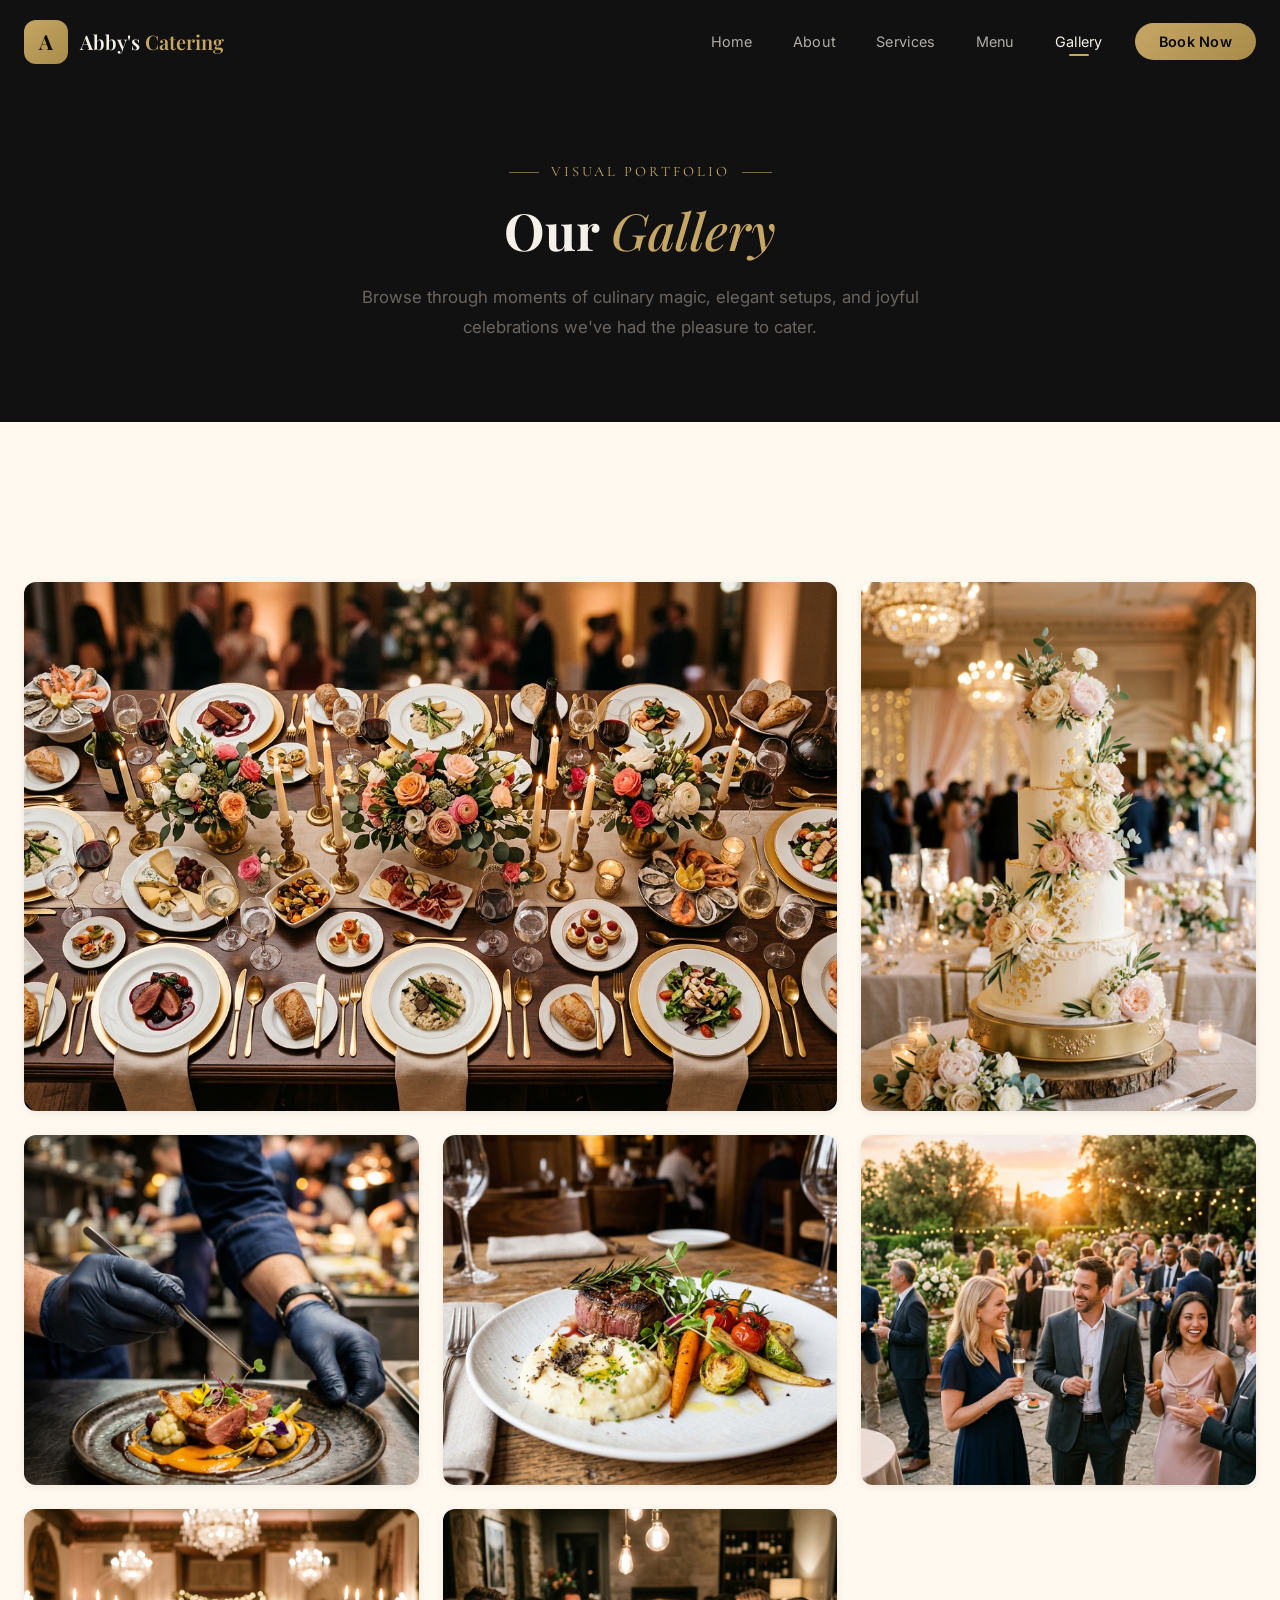
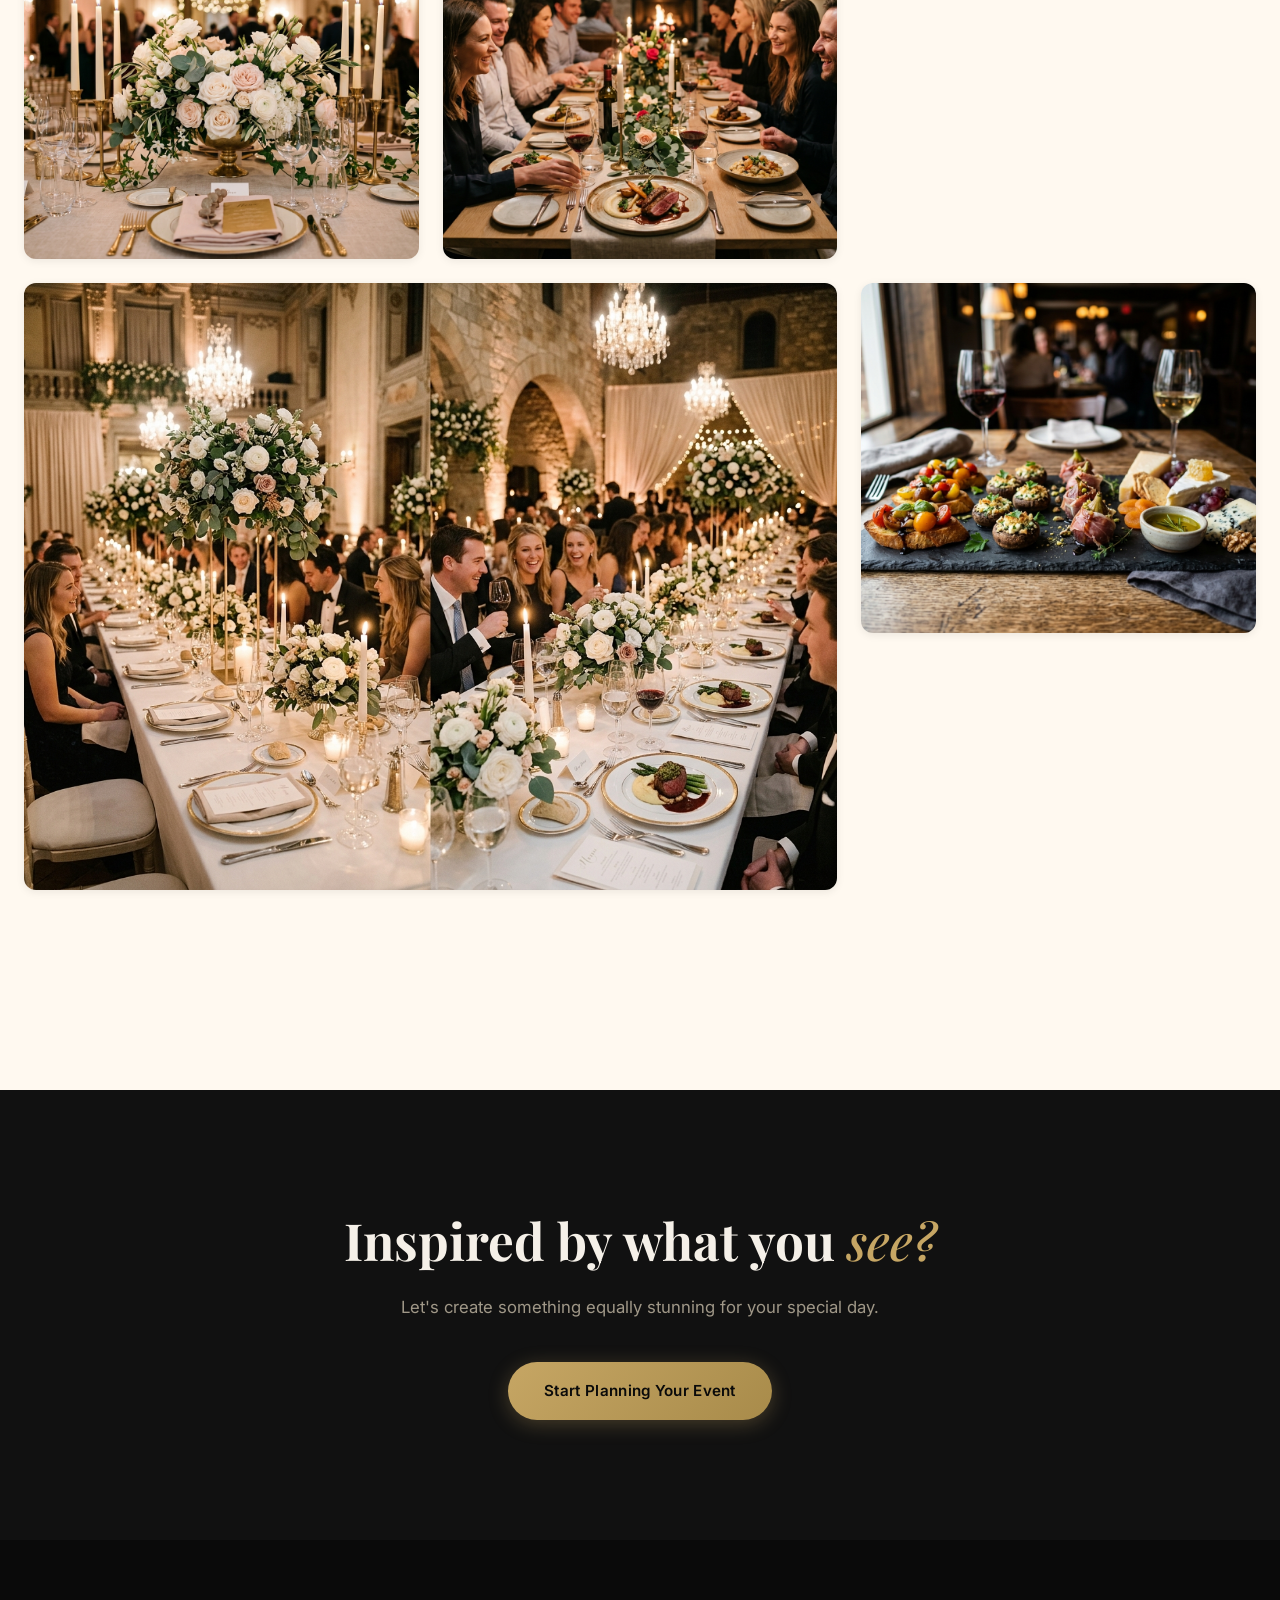
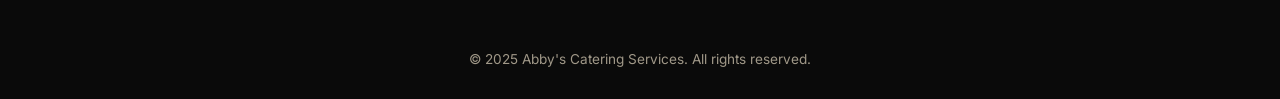
<file: gallery.html>
<!DOCTYPE html>
<html lang="en">
<head>
    <meta charset="UTF-8">
    <meta name="viewport" content="width=device-width, initial-scale=1.0">
    <title>Gallery | Abby's Catering Services</title>
    <meta name="description" content="Explore our visual portfolio of beautifully catered events, exquisite dishes, and stunning presentations by Abby's Catering Services.">
    <link rel="preconnect" href="https://fonts.googleapis.com">
    <link rel="preconnect" href="https://fonts.gstatic.com" crossorigin>
    <link href="https://fonts.googleapis.com/css2?family=Playfair+Display:ital,wght@0,400;0,500;0,600;0,700;1,400;1,500&family=Inter:wght@300;400;500;600&family=Cormorant+Garamond:ital,wght@0,400;0,500;0,600;1,400;1,500&display=swap" rel="stylesheet">
    <link rel="icon" type="image/jpeg" href="images/favicon.jpg">
    <link rel="stylesheet" href="style.css">
    <style>
        .page-header {
            padding: 160px 0 80px;
            text-align: center;
            background: var(--dark-800);
            color: var(--text-light);
        }
        
        .gallery-full-grid {
            display: grid;
            grid-template-columns: repeat(3, 1fr);
            gap: 24px;
            padding: 40px 0 80px;
        }

        .gallery-full-item {
            position: relative;
            border-radius: 12px;
            overflow: hidden;
            height: 350px;
            box-shadow: var(--shadow-sm);
        }
        
        .gallery-full-item.featured {
            grid-column: span 2;
            grid-row: span 2;
            height: 100%;
        }
        
        .gallery-full-item.tall {
            grid-row: span 2;
            height: 100%;
        }

        .gallery-full-item img {
            width: 100%;
            height: 100%;
            object-fit: cover;
            transition: transform 0.6s var(--ease-out);
        }

        .gallery-full-item:hover img {
            transform: scale(1.08);
        }

        .gallery-overlay-text {
            position: absolute;
            bottom: 0;
            left: 0;
            right: 0;
            padding: 30px;
            background: linear-gradient(to top, rgba(0,0,0,0.8), transparent);
            color: var(--text-light);
            font-family: var(--font-display);
            font-size: 1.2rem;
            transform: translateY(20px);
            opacity: 0;
            transition: all 0.4s var(--ease-out);
        }
        
        .gallery-full-item:hover .gallery-overlay-text {
            transform: translateY(0);
            opacity: 1;
        }

        @media (max-width: 900px) {
            .gallery-full-grid {
                grid-template-columns: repeat(2, 1fr);
            }
            .gallery-full-item.featured {
                grid-column: span 2;
                grid-row: span 1;
                height: 350px;
            }
        }

        @media (max-width: 600px) {
            .gallery-full-grid {
                grid-template-columns: 1fr;
            }
            .gallery-full-item.featured, .gallery-full-item.tall {
                grid-column: span 1;
                grid-row: span 1;
                height: 300px;
            }
        }
    </style>
</head>
<body>
    <!-- Navigation -->
    <nav id="navbar" class="navbar scrolled">
        <div class="nav-container">
            <a href="index.html" class="nav-logo">
                <span class="logo-icon">A</span>
                <span class="logo-text">Abby's<span class="logo-accent"> Catering</span></span>
            </a>
            <ul id="nav-menu" class="nav-menu">
                <li><a href="index.html" class="nav-link">Home</a></li>
                <li><a href="index.html#about" class="nav-link">About</a></li>
                <li><a href="index.html#services" class="nav-link">Services</a></li>
                <li><a href="menu.html" class="nav-link">Menu</a></li>
                <li><a href="gallery.html" class="nav-link active">Gallery</a></li>
                <li><a href="index.html#contact" class="nav-link nav-cta">Book Now</a></li>
            </ul>
            <button id="nav-toggle" class="nav-toggle" aria-label="Toggle navigation">
                <span class="hamburger-line"></span>
                <span class="hamburger-line"></span>
                <span class="hamburger-line"></span>
            </button>
        </div>
    </nav>

    <!-- Page Header -->
    <header class="page-header">
        <div class="container">
            <div class="section-label section-label-center" data-animate="fade-up">
                <span class="label-line"></span>
                <span>Visual Portfolio</span>
                <span class="label-line"></span>
            </div>
            <h1 class="section-title section-title-center" data-animate="fade-up" data-delay="100">
                Our <em>Gallery</em>
            </h1>
            <p class="section-subtitle" data-animate="fade-up" data-delay="200">
                Browse through moments of culinary magic, elegant setups, and joyful celebrations we've had the pleasure to cater.
            </p>
        </div>
    </header>

    <!-- Gallery Grid -->
    <section class="section">
        <div class="container">
            <div class="gallery-full-grid">
                
                <!-- 1 -->
                <div class="gallery-full-item featured" data-animate="fade-up">
                    <img src="images/hero-bg.jpg" alt="Banquet setup" loading="lazy">
                    <div class="gallery-overlay-text">Elegant Banquet Setting</div>
                </div>

                <!-- 2 -->
                <div class="gallery-full-item tall" data-animate="fade-up" data-delay="100">
                    <img src="images/gallery-wedding-cake.jpg" alt="Wedding Cake" loading="lazy">
                    <div class="gallery-overlay-text">Custom Wedding Cakes</div>
                </div>

                <!-- 3 -->
                <div class="gallery-full-item" data-animate="fade-up" data-delay="200">
                    <img src="images/gallery-chef-plating.jpg" alt="Chef plating" loading="lazy">
                    <div class="gallery-overlay-text">Meticulous Plating</div>
                </div>

                <!-- 4 -->
                <div class="gallery-full-item" data-animate="fade-up" data-delay="300">
                    <img src="images/menu-mains.jpg" alt="Fine Dining" loading="lazy">
                    <div class="gallery-overlay-text">Gourmet Mains</div>
                </div>

                <!-- 5 -->
                <div class="gallery-full-item" data-animate="fade-up" data-delay="100">
                    <img src="images/gallery-cocktail-hour.jpg" alt="Cocktail Hour" loading="lazy">
                    <div class="gallery-overlay-text">Outdoor Cocktail Hour</div>
                </div>

                <!-- 6 -->
                <div class="gallery-full-item" data-animate="fade-up" data-delay="200">
                    <img src="images/gallery-floral-centerpiece.jpg" alt="Floral centerpiece" loading="lazy">
                    <div class="gallery-overlay-text">Luxurious Details</div>
                </div>

                <!-- 7 -->
                <div class="gallery-full-item" data-animate="fade-up" data-delay="300">
                    <img src="images/service-private.jpg" alt="Private Dining" loading="lazy">
                    <div class="gallery-overlay-text">Intimate Gatherings</div>
                </div>

                <!-- 8 -->
                <div class="gallery-full-item featured" data-animate="fade-up" data-delay="100">
                    <img src="images/service-wedding.jpg" alt="Wedding Reception" loading="lazy">
                    <div class="gallery-overlay-text">Unforgettable Wedding Receptions</div>
                </div>
                
                <!-- 9 -->
                <div class="gallery-full-item" data-animate="fade-up" data-delay="200">
                    <img src="images/menu-appetizers.jpg" alt="Appetizers" loading="lazy">
                    <div class="gallery-overlay-text">Artisan Appetizers</div>
                </div>

            </div>
        </div>
    </section>

    <!-- Call to action -->
    <section class="section section-dark" style="text-align: center;">
        <div class="container">
            <h2 class="section-title">Inspired by what you <em>see?</em></h2>
            <p class="section-subtitle" style="margin-bottom: 40px;">Let's create something equally stunning for your special day.</p>
            <a href="index.html#contact" class="btn btn-primary">
                <span>Start Planning Your Event</span>
            </a>
        </div>
    </section>

    <!-- Footer -->
    <footer class="footer">
        <div class="container">
            <div class="footer-bottom" style="justify-content: center; border-top: none;">
                <p>&copy; 2025 Abby's Catering Services. All rights reserved.</p>
            </div>
        </div>
    </footer>

    <script src="script.js"></script>
</body>
</html>
</file>
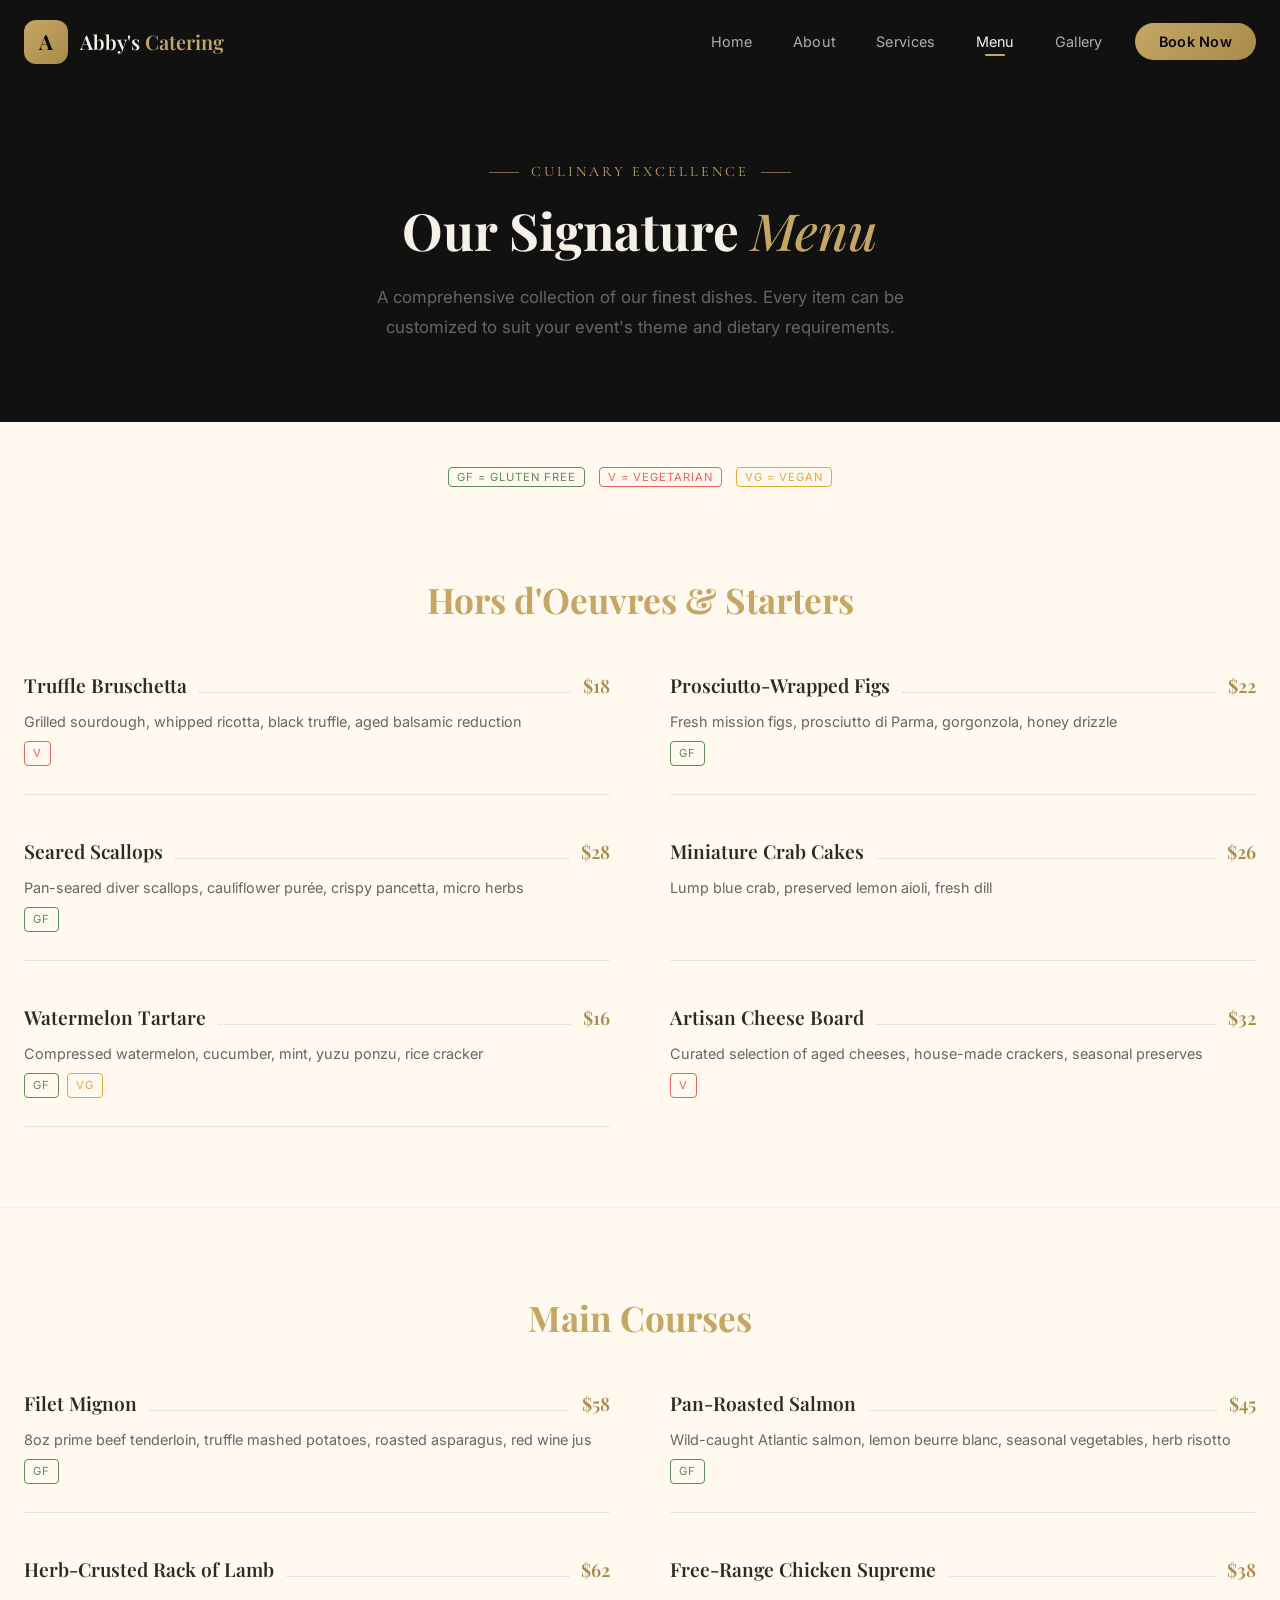
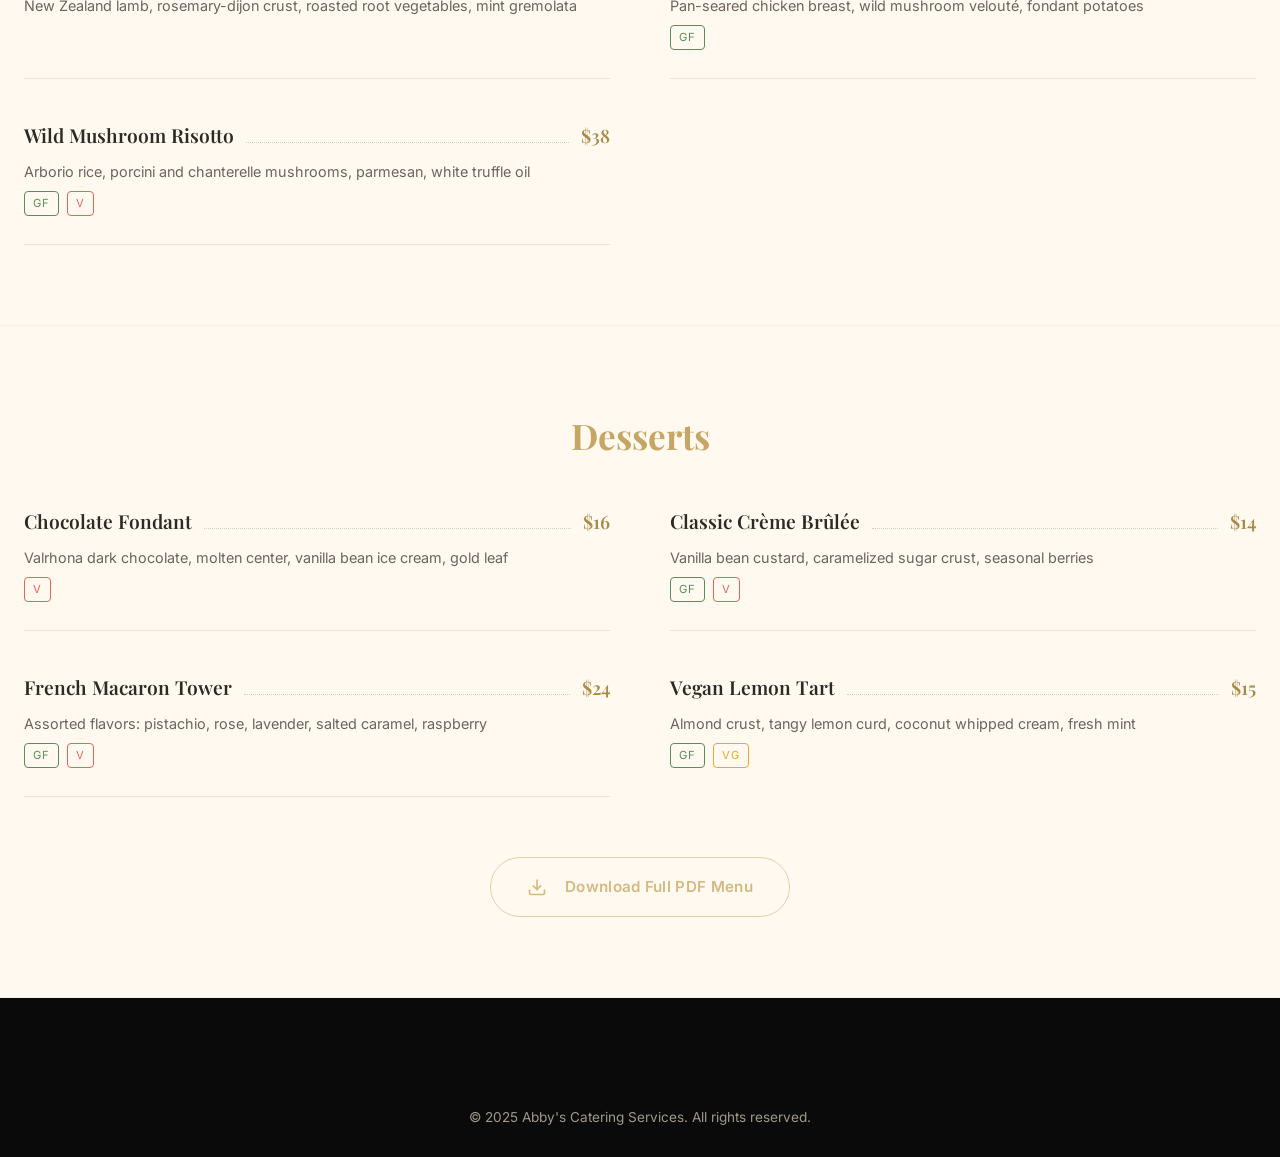
<file: menu.html>
<!DOCTYPE html>
<html lang="en">
<head>
    <meta charset="UTF-8">
    <meta name="viewport" content="width=device-width, initial-scale=1.0">
    <title>Full Menu | Abby's Catering Services</title>
    <meta name="description" content="Explore our complete catering menu featuring exquisite appetizers, decadent main courses, and elegant desserts.">
    <link rel="preconnect" href="https://fonts.googleapis.com">
    <link rel="preconnect" href="https://fonts.gstatic.com" crossorigin>
    <link href="https://fonts.googleapis.com/css2?family=Playfair+Display:ital,wght@0,400;0,500;0,600;0,700;1,400;1,500&family=Inter:wght@300;400;500;600&family=Cormorant+Garamond:ital,wght@0,400;0,500;0,600;1,400;1,500&display=swap" rel="stylesheet">
    <link rel="icon" type="image/jpeg" href="images/favicon.jpg">
    <link rel="stylesheet" href="style.css">
    <style>
        .page-header {
            padding: 160px 0 80px;
            text-align: center;
            background: var(--dark-800);
            color: var(--text-light);
        }
        
        .full-menu-section {
            padding: 80px 0;
            border-bottom: 1px solid rgba(198, 166, 100, 0.1);
        }
        
        .full-menu-section:last-child {
            border-bottom: none;
        }

        .menu-category-title {
            font-family: var(--font-display);
            font-size: 2.2rem;
            color: var(--gold);
            text-align: center;
            margin-bottom: 40px;
        }

        .menu-grid {
            display: grid;
            grid-template-columns: 1fr 1fr;
            gap: 40px 60px;
        }
        
        @media (max-width: 768px) {
            .menu-grid {
                grid-template-columns: 1fr;
            }
        }
        
        .dietary-tags {
            display: flex;
            gap: 8px;
            margin-top: 8px;
        }
        
        .tag {
            font-size: 0.7rem;
            text-transform: uppercase;
            letter-spacing: 1px;
            padding: 2px 8px;
            border-radius: 4px;
            border: 1px solid var(--gold);
            color: var(--gold);
        }
        
        .tag.gf { border-color: #5b8c5a; color: #5b8c5a; }
        .tag.v { border-color: #e3655b; color: #e3655b; }
        .tag.vg { border-color: #e8a838; color: #e8a838; }

        .download-btn-container {
            text-align: center;
            margin-top: 60px;
        }
    </style>
</head>
<body>
    <!-- Scroll Progress -->
    <div class="scroll-progress"></div>

    <!-- Navigation -->
    <nav id="navbar" class="navbar scrolled">
        <div class="nav-container">
            <a href="index.html" class="nav-logo">
                <span class="logo-icon">A</span>
                <span class="logo-text">Abby's<span class="logo-accent"> Catering</span></span>
            </a>
            <ul id="nav-menu" class="nav-menu">
                <li><a href="index.html" class="nav-link">Home</a></li>
                <li><a href="index.html#about" class="nav-link">About</a></li>
                <li><a href="index.html#services" class="nav-link">Services</a></li>
                <li><a href="menu.html" class="nav-link active">Menu</a></li>
                <li><a href="gallery.html" class="nav-link">Gallery</a></li>
                <li><a href="index.html#contact" class="nav-link nav-cta">Book Now</a></li>
            </ul>
            <button id="nav-toggle" class="nav-toggle" aria-label="Toggle navigation">
                <span class="hamburger-line"></span>
                <span class="hamburger-line"></span>
                <span class="hamburger-line"></span>
            </button>
        </div>
    </nav>

    <!-- Page Header -->
    <header class="page-header">
        <div class="container">
            <div class="section-label section-label-center" data-animate="fade-up">
                <span class="label-line"></span>
                <span>Culinary Excellence</span>
                <span class="label-line"></span>
            </div>
            <h1 class="section-title section-title-center" data-animate="fade-up" data-delay="100">
                Our Signature <em>Menu</em>
            </h1>
            <p class="section-subtitle" data-animate="fade-up" data-delay="200">
                A comprehensive collection of our finest dishes. Every item can be customized to suit your event's theme and dietary requirements.
            </p>
        </div>
    </header>

    <div class="container" style="padding-top: 40px; text-align: center;">
        <span class="tag gf" style="margin-right:10px;">GF = Gluten Free</span>
        <span class="tag v" style="margin-right:10px;">V = Vegetarian</span>
        <span class="tag vg">VG = Vegan</span>
    </div>

    <!-- Appetizers -->
    <section class="full-menu-section">
        <div class="container">
            <h2 class="menu-category-title" data-animate="fade-up">Hors d'Oeuvres & Starters</h2>
            <div class="menu-grid">
                <div class="menu-item" data-animate="fade-up">
                    <div class="menu-item-header">
                        <h4>Truffle Bruschetta</h4>
                        <span class="menu-item-line"></span>
                        <span class="menu-item-price">$18</span>
                    </div>
                    <p>Grilled sourdough, whipped ricotta, black truffle, aged balsamic reduction</p>
                    <div class="dietary-tags"><span class="tag v">V</span></div>
                </div>
                <div class="menu-item" data-animate="fade-up" data-delay="100">
                    <div class="menu-item-header">
                        <h4>Prosciutto-Wrapped Figs</h4>
                        <span class="menu-item-line"></span>
                        <span class="menu-item-price">$22</span>
                    </div>
                    <p>Fresh mission figs, prosciutto di Parma, gorgonzola, honey drizzle</p>
                    <div class="dietary-tags"><span class="tag gf">GF</span></div>
                </div>
                <div class="menu-item" data-animate="fade-up" data-delay="200">
                    <div class="menu-item-header">
                        <h4>Seared Scallops</h4>
                        <span class="menu-item-line"></span>
                        <span class="menu-item-price">$28</span>
                    </div>
                    <p>Pan-seared diver scallops, cauliflower purée, crispy pancetta, micro herbs</p>
                    <div class="dietary-tags"><span class="tag gf">GF</span></div>
                </div>
                <div class="menu-item" data-animate="fade-up" data-delay="300">
                    <div class="menu-item-header">
                        <h4>Miniature Crab Cakes</h4>
                        <span class="menu-item-line"></span>
                        <span class="menu-item-price">$26</span>
                    </div>
                    <p>Lump blue crab, preserved lemon aioli, fresh dill</p>
                </div>
                <div class="menu-item" data-animate="fade-up" data-delay="400">
                    <div class="menu-item-header">
                        <h4>Watermelon Tartare</h4>
                        <span class="menu-item-line"></span>
                        <span class="menu-item-price">$16</span>
                    </div>
                    <p>Compressed watermelon, cucumber, mint, yuzu ponzu, rice cracker</p>
                    <div class="dietary-tags"><span class="tag gf">GF</span><span class="tag vg">VG</span></div>
                </div>
                <div class="menu-item" data-animate="fade-up" data-delay="500">
                    <div class="menu-item-header">
                        <h4>Artisan Cheese Board</h4>
                        <span class="menu-item-line"></span>
                        <span class="menu-item-price">$32</span>
                    </div>
                    <p>Curated selection of aged cheeses, house-made crackers, seasonal preserves</p>
                    <div class="dietary-tags"><span class="tag v">V</span></div>
                </div>
            </div>
        </div>
    </section>

    <!-- Main Courses -->
    <section class="full-menu-section">
        <div class="container">
            <h2 class="menu-category-title" data-animate="fade-up">Main Courses</h2>
            <div class="menu-grid">
                <div class="menu-item" data-animate="fade-up">
                    <div class="menu-item-header">
                        <h4>Filet Mignon</h4>
                        <span class="menu-item-line"></span>
                        <span class="menu-item-price">$58</span>
                    </div>
                    <p>8oz prime beef tenderloin, truffle mashed potatoes, roasted asparagus, red wine jus</p>
                    <div class="dietary-tags"><span class="tag gf">GF</span></div>
                </div>
                <div class="menu-item" data-animate="fade-up" data-delay="100">
                    <div class="menu-item-header">
                        <h4>Pan-Roasted Salmon</h4>
                        <span class="menu-item-line"></span>
                        <span class="menu-item-price">$45</span>
                    </div>
                    <p>Wild-caught Atlantic salmon, lemon beurre blanc, seasonal vegetables, herb risotto</p>
                    <div class="dietary-tags"><span class="tag gf">GF</span></div>
                </div>
                <div class="menu-item" data-animate="fade-up" data-delay="200">
                    <div class="menu-item-header">
                        <h4>Herb-Crusted Rack of Lamb</h4>
                        <span class="menu-item-line"></span>
                        <span class="menu-item-price">$62</span>
                    </div>
                    <p>New Zealand lamb, rosemary-dijon crust, roasted root vegetables, mint gremolata</p>
                </div>
                <div class="menu-item" data-animate="fade-up" data-delay="300">
                    <div class="menu-item-header">
                        <h4>Free-Range Chicken Supreme</h4>
                        <span class="menu-item-line"></span>
                        <span class="menu-item-price">$38</span>
                    </div>
                    <p>Pan-seared chicken breast, wild mushroom velouté, fondant potatoes</p>
                    <div class="dietary-tags"><span class="tag gf">GF</span></div>
                </div>
                <div class="menu-item" data-animate="fade-up" data-delay="400">
                    <div class="menu-item-header">
                        <h4>Wild Mushroom Risotto</h4>
                        <span class="menu-item-line"></span>
                        <span class="menu-item-price">$38</span>
                    </div>
                    <p>Arborio rice, porcini and chanterelle mushrooms, parmesan, white truffle oil</p>
                    <div class="dietary-tags"><span class="tag gf">GF</span><span class="tag v">V</span></div>
                </div>
                <div class="menu-item" data-animate="fade-up" data-delay="500">
                    <div class="menu-item-header">
                        <h4>Roasted Cauliflower Steak</h4>
                        <span class="menu-item-line"></span>
                        <span class="menu-item-price">$34</span>
                    </div>
                    <p>Spiced cauliflower, romesco sauce, toasted almonds, pomegranate seeds</p>
                    <div class="dietary-tags"><span class="tag gf">GF</span><span class="tag vg">VG</span></div>
                </div>
            </div>
        </div>
    </section>

    <!-- Desserts -->
    <section class="full-menu-section">
        <div class="container">
            <h2 class="menu-category-title" data-animate="fade-up">Desserts</h2>
            <div class="menu-grid">
                <div class="menu-item" data-animate="fade-up">
                    <div class="menu-item-header">
                        <h4>Chocolate Fondant</h4>
                        <span class="menu-item-line"></span>
                        <span class="menu-item-price">$16</span>
                    </div>
                    <p>Valrhona dark chocolate, molten center, vanilla bean ice cream, gold leaf</p>
                    <div class="dietary-tags"><span class="tag v">V</span></div>
                </div>
                <div class="menu-item" data-animate="fade-up" data-delay="100">
                    <div class="menu-item-header">
                        <h4>Classic Crème Brûlée</h4>
                        <span class="menu-item-line"></span>
                        <span class="menu-item-price">$14</span>
                    </div>
                    <p>Vanilla bean custard, caramelized sugar crust, seasonal berries</p>
                    <div class="dietary-tags"><span class="tag gf">GF</span><span class="tag v">V</span></div>
                </div>
                <div class="menu-item" data-animate="fade-up" data-delay="200">
                    <div class="menu-item-header">
                        <h4>French Macaron Tower</h4>
                        <span class="menu-item-line"></span>
                        <span class="menu-item-price">$24</span>
                    </div>
                    <p>Assorted flavors: pistachio, rose, lavender, salted caramel, raspberry</p>
                    <div class="dietary-tags"><span class="tag gf">GF</span><span class="tag v">V</span></div>
                </div>
                <div class="menu-item" data-animate="fade-up" data-delay="300">
                    <div class="menu-item-header">
                        <h4>Vegan Lemon Tart</h4>
                        <span class="menu-item-line"></span>
                        <span class="menu-item-price">$15</span>
                    </div>
                    <p>Almond crust, tangy lemon curd, coconut whipped cream, fresh mint</p>
                    <div class="dietary-tags"><span class="tag gf">GF</span><span class="tag vg">VG</span></div>
                </div>
            </div>
            
            <div class="download-btn-container" data-animate="fade-up">
                <a href="#" class="btn btn-outline">
                    <svg width="20" height="20" viewBox="0 0 24 24" fill="none" stroke="currentColor" stroke-width="2" style="margin-right: 8px; vertical-align: middle;"><path d="M21 15v4a2 2 0 0 1-2 2H5a2 2 0 0 1-2-2v-4M7 10l5 5 5-5M12 15V3"/></svg>
                    Download Full PDF Menu
                </a>
            </div>
        </div>
    </section>

    <!-- Footer -->
    <footer class="footer">
        <div class="container">
            <div class="footer-bottom" style="justify-content: center; border-top: none;">
                <p>&copy; 2025 Abby's Catering Services. All rights reserved.</p>
            </div>
        </div>
    </footer>

    <script src="script.js"></script>
</body>
</html>
</file>
<file: style.css>
/* ======================================
   Abby's Catering Services — Stylesheet
   Premium Elegant Design System
   ====================================== */

/* ---- CSS Custom Properties ---- */
:root {
    /* Primary Palette */
    --gold: #C6A664;
    --gold-light: #D4BA82;
    --gold-dark: #A88B4A;
    --gold-glow: rgba(198, 166, 100, 0.3);

    /* Dark Palette */
    --dark-900: #0A0A0A;
    --dark-800: #111111;
    --dark-700: #1A1A1A;
    --dark-600: #222222;
    --dark-500: #2A2A2A;
    --dark-400: #333333;

    /* Light Palette */
    --cream: #FFF9F0;
    --cream-dark: #F5EDE3;
    --ivory: #FEFCF8;

    /* Accent */
    --burgundy: #722F37;
    --burgundy-light: #8E3A44;
    --rose: #B76E79;

    /* Text */
    --text-light: #F5F0E8;
    --text-muted: #A09888;
    --text-dark: #2D2A26;
    --text-body: #6B6560;

    /* Typography */
    --font-display: 'Playfair Display', 'Georgia', serif;
    --font-body: 'Inter', 'Helvetica Neue', sans-serif;
    --font-accent: 'Cormorant Garamond', 'Georgia', serif;

    /* Spacing */
    --section-padding: 120px;
    --container-width: 1280px;

    /* Transitions */
    --ease-out: cubic-bezier(0.16, 1, 0.3, 1);
    --ease-in-out: cubic-bezier(0.65, 0, 0.35, 1);

    /* Shadows */
    --shadow-sm: 0 2px 8px rgba(0,0,0,0.08);
    --shadow-md: 0 8px 30px rgba(0,0,0,0.12);
    --shadow-lg: 0 20px 60px rgba(0,0,0,0.15);
    --shadow-gold: 0 8px 30px rgba(198, 166, 100, 0.2);
}

/* ---- Reset & Base ---- */
*, *::before, *::after {
    margin: 0;
    padding: 0;
    box-sizing: border-box;
}

html {
    scroll-behavior: smooth;
    scroll-padding-top: 80px;
}

body {
    font-family: var(--font-body);
    font-weight: 400;
    color: var(--text-dark);
    background: var(--cream);
    line-height: 1.7;
    overflow-x: hidden;
    -webkit-font-smoothing: antialiased;
    -moz-osx-font-smoothing: grayscale;
}

/* Custom Scrollbar */
::-webkit-scrollbar {
    width: 10px;
}
::-webkit-scrollbar-track {
    background: var(--dark-800);
}
::-webkit-scrollbar-thumb {
    background: var(--dark-500);
    border-radius: 5px;
}
::-webkit-scrollbar-thumb:hover {
    background: var(--gold-dark);
}

img {
    max-width: 100%;
    height: auto;
    display: block;
}

a {
    text-decoration: none;
    color: inherit;
    transition: color 0.3s var(--ease-out);
}

ul { list-style: none; }
button { cursor: pointer; border: none; background: none; font-family: inherit; }
input, textarea, select { font-family: inherit; }

.container {
    width: 100%;
    max-width: var(--container-width);
    margin: 0 auto;
    padding: 0 24px;
}

.section {
    padding: var(--section-padding) 0;
    position: relative;
}

.section-dark {
    background: var(--dark-800);
    color: var(--text-light);
}

/* ---- Preloader & Progress Bar ---- */
.scroll-progress {
    position: fixed;
    top: 0;
    left: 0;
    width: 0%;
    height: 4px;
    background: linear-gradient(90deg, var(--gold), var(--gold-light));
    z-index: 10001;
    box-shadow: 0 0 10px rgba(198, 166, 100, 0.5);
    transition: width 0.1s;
}

.preloader {
    position: fixed;
    inset: 0;
    z-index: 10000;
    background: var(--dark-900);
    display: flex;
    align-items: center;
    justify-content: center;
    transition: opacity 0.6s var(--ease-out), visibility 0.6s;
}

.preloader.loaded {
    opacity: 0;
    visibility: hidden;
}

.preloader-inner {
    text-align: center;
}

.preloader-logo {
    font-family: var(--font-display);
    font-size: 4rem;
    font-weight: 700;
    color: var(--gold);
    margin-bottom: 12px;
    animation: preloaderPulse 1.5s ease-in-out infinite;
}

.preloader-text {
    font-family: var(--font-accent);
    font-size: 1.2rem;
    color: var(--text-muted);
    letter-spacing: 4px;
    text-transform: uppercase;
    margin-bottom: 30px;
}

.preloader-bar {
    width: 200px;
    height: 2px;
    background: var(--dark-600);
    border-radius: 2px;
    overflow: hidden;
    margin: 0 auto;
}

.preloader-bar-fill {
    height: 100%;
    width: 0;
    background: linear-gradient(90deg, var(--gold), var(--gold-light));
    border-radius: 2px;
    animation: preloaderFill 1.8s var(--ease-in-out) forwards;
}

@keyframes preloaderPulse {
    0%, 100% { opacity: 0.6; transform: scale(1); }
    50% { opacity: 1; transform: scale(1.05); }
}

@keyframes preloaderFill {
    0% { width: 0; }
    100% { width: 100%; }
}

/* ---- Navigation ---- */
.navbar {
    position: fixed;
    top: 0;
    left: 0;
    width: 100%;
    z-index: 1000;
    padding: 20px 0;
    transition: all 0.4s var(--ease-out);
}

.navbar.scrolled {
    background: rgba(10, 10, 10, 0.92);
    backdrop-filter: blur(20px);
    -webkit-backdrop-filter: blur(20px);
    padding: 12px 0;
    box-shadow: 0 4px 30px rgba(0, 0, 0, 0.3);
}

.nav-container {
    max-width: var(--container-width);
    margin: 0 auto;
    padding: 0 24px;
    display: flex;
    align-items: center;
    justify-content: space-between;
}

.nav-logo {
    display: flex;
    align-items: center;
    gap: 12px;
    z-index: 1001;
}

.logo-icon {
    width: 44px;
    height: 44px;
    display: flex;
    align-items: center;
    justify-content: center;
    background: linear-gradient(135deg, var(--gold), var(--gold-dark));
    color: var(--dark-900);
    font-family: var(--font-display);
    font-weight: 700;
    font-size: 1.3rem;
    border-radius: 12px;
    transition: transform 0.3s var(--ease-out), box-shadow 0.3s;
}

.nav-logo:hover .logo-icon {
    transform: scale(1.05);
    box-shadow: var(--shadow-gold);
}

.logo-text {
    font-family: var(--font-display);
    font-size: 1.25rem;
    font-weight: 600;
    color: var(--text-light);
}

.logo-accent {
    color: var(--gold);
}

.nav-menu {
    display: flex;
    align-items: center;
    gap: 8px;
}

.nav-link {
    font-size: 0.9rem;
    font-weight: 400;
    color: rgba(245, 240, 232, 0.7);
    padding: 8px 16px;
    border-radius: 8px;
    transition: all 0.3s var(--ease-out);
    position: relative;
    letter-spacing: 0.02em;
}

.nav-link:hover,
.nav-link.active {
    color: var(--text-light);
}

.nav-link.active::after {
    content: '';
    position: absolute;
    bottom: 2px;
    left: 50%;
    transform: translateX(-50%);
    width: 20px;
    height: 2px;
    background: var(--gold);
    border-radius: 2px;
}

.nav-link.nav-cta {
    background: linear-gradient(135deg, var(--gold), var(--gold-dark));
    color: var(--dark-900);
    font-weight: 600;
    padding: 10px 24px;
    border-radius: 50px;
    margin-left: 8px;
}

.nav-link.nav-cta:hover {
    transform: translateY(-2px);
    box-shadow: var(--shadow-gold);
}

.nav-link.nav-cta.active::after { display: none; }

/* Hamburger */
.nav-toggle {
    display: none;
    flex-direction: column;
    gap: 6px;
    z-index: 1001;
    padding: 4px;
}

.hamburger-line {
    width: 28px;
    height: 2px;
    background: var(--text-light);
    border-radius: 2px;
    transition: all 0.3s var(--ease-out);
}

.nav-toggle.active .hamburger-line:nth-child(1) {
    transform: rotate(45deg) translate(6px, 6px);
}
.nav-toggle.active .hamburger-line:nth-child(2) {
    opacity: 0;
    transform: translateX(-10px);
}
.nav-toggle.active .hamburger-line:nth-child(3) {
    transform: rotate(-45deg) translate(6px, -6px);
}

/* ---- Hero ---- */
.hero {
    position: relative;
    min-height: 100vh;
    display: flex;
    align-items: center;
    justify-content: center;
    overflow: hidden;
}

.hero-bg {
    position: absolute;
    inset: 0;
    z-index: 0;
}

.hero-bg-img {
    width: 100%;
    height: 100%;
    object-fit: cover;
    transform: scale(1.05);
    transform-origin: center;
    will-change: transform;
}

@keyframes heroZoom {
    0% { transform: scale(1.05); }
    100% { transform: scale(1.12); }
}

.hero-overlay {
    position: absolute;
    inset: 0;
    background: linear-gradient(
        180deg,
        rgba(10, 10, 10, 0.6) 0%,
        rgba(10, 10, 10, 0.4) 40%,
        rgba(10, 10, 10, 0.7) 100%
    );
}

.hero-content {
    position: relative;
    z-index: 1;
    text-align: center;
    max-width: 900px;
    padding: 0 24px;
}

.hero-badge {
    display: inline-flex;
    align-items: center;
    gap: 16px;
    font-family: var(--font-accent);
    font-size: 0.95rem;
    color: var(--gold-light);
    letter-spacing: 3px;
    text-transform: uppercase;
    margin-bottom: 32px;
}

.badge-line {
    width: 40px;
    height: 1px;
    background: var(--gold);
    opacity: 0.5;
}

.hero-title {
    font-family: var(--font-display);
    font-weight: 700;
    line-height: 1.1;
    margin-bottom: 28px;
}

.title-line {
    display: block;
    font-size: clamp(2.8rem, 6vw, 5.5rem);
    color: var(--text-light);
}

.title-line.title-accent {
    color: var(--gold);
    font-style: italic;
    font-weight: 500;
}

.hero-subtitle {
    font-family: var(--font-accent);
    font-size: clamp(1.1rem, 2vw, 1.35rem);
    color: rgba(245, 240, 232, 0.75);
    max-width: 600px;
    margin: 0 auto 40px;
    line-height: 1.8;
}

.hero-actions {
    display: flex;
    align-items: center;
    justify-content: center;
    gap: 20px;
    margin-bottom: 60px;
}

/* Buttons */
.btn {
    display: inline-flex;
    align-items: center;
    gap: 10px;
    font-size: 0.95rem;
    font-weight: 600;
    padding: 16px 36px;
    border-radius: 50px;
    transition: all 0.4s var(--ease-out);
    letter-spacing: 0.02em;
}

.btn-primary {
    background: linear-gradient(135deg, var(--gold), var(--gold-dark));
    color: var(--dark-900);
    box-shadow: 0 4px 20px rgba(198, 166, 100, 0.3);
    animation: btnPulse 2s infinite;
}

@keyframes btnPulse {
    0% { box-shadow: 0 4px 20px rgba(198, 166, 100, 0.3); }
    50% { box-shadow: 0 4px 30px rgba(198, 166, 100, 0.6); transform: scale(1.02); }
    100% { box-shadow: 0 4px 20px rgba(198, 166, 100, 0.3); }
}

.btn-primary:hover {
    transform: translateY(-3px) scale(1.02);
    box-shadow: 0 8px 35px rgba(198, 166, 100, 0.5);
    animation: none;
}

.btn-outline {
    border: 1.5px solid rgba(198, 166, 100, 0.5);
    color: var(--gold-light);
}

.btn-outline:hover {
    background: rgba(198, 166, 100, 0.1);
    border-color: var(--gold);
    transform: translateY(-3px);
}

.btn-full {
    width: 100%;
    justify-content: center;
}

/* Hero Stats */
.hero-stats {
    display: flex;
    align-items: center;
    justify-content: center;
    gap: 40px;
}

.stat {
    text-align: center;
}

.stat-number {
    font-family: var(--font-display);
    font-size: 2.5rem;
    font-weight: 700;
    color: var(--gold);
    line-height: 1;
}

.stat-plus {
    font-family: var(--font-display);
    font-size: 1.8rem;
    color: var(--gold);
}

.stat-label {
    display: block;
    font-size: 0.85rem;
    color: rgba(245, 240, 232, 0.6);
    margin-top: 6px;
    letter-spacing: 0.05em;
}

.stat-divider {
    width: 1px;
    height: 50px;
    background: rgba(198, 166, 100, 0.3);
}

/* Scroll indicator */
.hero-scroll {
    position: absolute;
    bottom: 40px;
    left: 50%;
    transform: translateX(-50%);
    z-index: 1;
}

.scroll-indicator {
    display: flex;
    flex-direction: column;
    align-items: center;
    gap: 8px;
    font-size: 0.75rem;
    color: rgba(245, 240, 232, 0.5);
    letter-spacing: 2px;
    text-transform: uppercase;
}

.scroll-line {
    width: 1px;
    height: 40px;
    background: linear-gradient(to bottom, var(--gold), transparent);
    animation: scrollPulse 2s ease-in-out infinite;
}

@keyframes scrollPulse {
    0%, 100% { opacity: 0.3; height: 40px; }
    50% { opacity: 1; height: 55px; }
}

/* ---- Section Common ---- */
.section-label {
    display: flex;
    align-items: center;
    gap: 12px;
    font-family: var(--font-accent);
    font-size: 0.9rem;
    letter-spacing: 3px;
    text-transform: uppercase;
    color: var(--gold);
    margin-bottom: 16px;
}

.section-label-center {
    justify-content: center;
}

.label-line {
    width: 30px;
    height: 1px;
    background: var(--gold);
    opacity: 0.6;
}

.section-title {
    font-family: var(--font-display);
    font-size: clamp(2rem, 4vw, 3.2rem);
    font-weight: 700;
    line-height: 1.2;
    margin-bottom: 20px;
}

.section-title em {
    color: var(--gold);
    font-style: italic;
    font-weight: 500;
}

.section-title-center {
    text-align: center;
}

.section-subtitle {
    text-align: center;
    max-width: 600px;
    margin: 0 auto;
    font-size: 1.05rem;
    line-height: 1.8;
    color: var(--text-body);
}

.section-dark .section-subtitle {
    color: var(--text-muted);
}

.section-header {
    margin-bottom: 60px;
}

/* ---- About ---- */
.about-grid {
    display: grid;
    grid-template-columns: 1fr 1fr;
    gap: 80px;
    align-items: center;
}

.about-image {
    position: relative;
}

.image-frame {
    position: relative;
    border-radius: 20px;
    overflow: hidden;
    box-shadow: var(--shadow-lg);
}

.image-frame img {
    width: 100%;
    height: 600px;
    object-fit: cover;
    transition: transform 0.6s var(--ease-out);
}

.image-frame:hover img {
    transform: scale(1.03);
}

.image-accent {
    position: absolute;
    inset: -8px;
    border: 2px solid var(--gold);
    border-radius: 24px;
    opacity: 0.3;
    z-index: -1;
    transition: opacity 0.3s;
}

.image-frame:hover + .experience-badge ~ .image-accent,
.about-image:hover .image-accent {
    opacity: 0.5;
}

.experience-badge {
    position: absolute;
    bottom: -30px;
    right: -30px;
    background: linear-gradient(135deg, var(--gold), var(--gold-dark));
    color: var(--dark-900);
    padding: 28px;
    border-radius: 20px;
    text-align: center;
    box-shadow: var(--shadow-gold);
    z-index: 2;
}

.exp-number {
    display: block;
    font-family: var(--font-display);
    font-size: 2.5rem;
    font-weight: 700;
    line-height: 1;
}

.exp-text {
    font-size: 0.8rem;
    font-weight: 600;
    letter-spacing: 0.05em;
    margin-top: 4px;
    line-height: 1.4;
}

.about-lead {
    font-family: var(--font-accent);
    font-size: 1.3rem;
    color: var(--text-dark);
    line-height: 1.7;
    margin-bottom: 20px;
}

.about-text {
    color: var(--text-body);
    margin-bottom: 16px;
    font-size: 1rem;
}

.about-features {
    display: flex;
    flex-direction: column;
    gap: 20px;
    margin-top: 32px;
}

.feature {
    display: flex;
    align-items: center;
    gap: 16px;
}

.feature-icon {
    width: 48px;
    height: 48px;
    display: flex;
    align-items: center;
    justify-content: center;
    background: rgba(198, 166, 100, 0.1);
    border-radius: 12px;
    color: var(--gold);
    flex-shrink: 0;
    transition: all 0.3s var(--ease-out);
}

.feature:hover .feature-icon {
    background: linear-gradient(135deg, var(--gold), var(--gold-dark));
    color: var(--dark-900);
    transform: scale(1.05);
}

.feature strong {
    display: block;
    font-size: 0.95rem;
    color: var(--text-dark);
}

.feature span {
    font-size: 0.85rem;
    color: var(--text-body);
}

/* ---- Services ---- */
.services-grid {
    display: grid;
    grid-template-columns: repeat(3, 1fr);
    gap: 30px;
}

.service-card {
    background: var(--dark-700);
    border-radius: 20px;
    overflow: hidden;
    transition: transform 0.4s var(--ease-out), box-shadow 0.4s;
    border: 1px solid rgba(198, 166, 100, 0.08);
}

.service-card:hover {
    transform: translateY(-8px);
    box-shadow: 0 20px 60px rgba(0, 0, 0, 0.4);
    border-color: rgba(198, 166, 100, 0.2);
}

.service-image {
    position: relative;
    height: 240px;
    overflow: hidden;
}

.service-image img {
    width: 100%;
    height: 100%;
    object-fit: cover;
    transition: transform 0.6s var(--ease-out);
}

.service-card:hover .service-image img {
    transform: scale(1.08);
}

.service-image-overlay {
    position: absolute;
    inset: 0;
    background: linear-gradient(to top, var(--dark-700), transparent 60%);
}

.service-content {
    padding: 32px;
    position: relative;
}

.service-number {
    font-family: var(--font-display);
    font-size: 3rem;
    font-weight: 700;
    color: rgba(198, 166, 100, 0.12);
    position: absolute;
    top: 20px;
    right: 28px;
    line-height: 1;
}

.service-content h3 {
    font-family: var(--font-display);
    font-size: 1.5rem;
    font-weight: 600;
    margin-bottom: 12px;
    color: var(--text-light);
}

.service-content p {
    font-size: 0.95rem;
    color: var(--text-muted);
    line-height: 1.7;
    margin-bottom: 20px;
}

.service-features {
    display: flex;
    flex-direction: column;
    gap: 8px;
    margin-bottom: 24px;
}

.service-features li {
    font-size: 0.88rem;
    color: rgba(245, 240, 232, 0.6);
    padding-left: 20px;
    position: relative;
}

.service-features li::before {
    content: '';
    position: absolute;
    left: 0;
    top: 9px;
    width: 6px;
    height: 6px;
    background: var(--gold);
    border-radius: 50%;
}

.service-link {
    display: inline-flex;
    align-items: center;
    gap: 8px;
    font-size: 0.9rem;
    font-weight: 500;
    color: var(--gold);
    transition: all 0.3s var(--ease-out);
}

.service-link:hover {
    gap: 14px;
    color: var(--gold-light);
}

/* ---- Menu ---- */
.menu-tabs {
    display: flex;
    justify-content: center;
    gap: 8px;
    margin-bottom: 48px;
    flex-wrap: wrap;
}

.menu-tab {
    font-size: 0.95rem;
    font-weight: 500;
    color: var(--text-body);
    padding: 12px 28px;
    border-radius: 50px;
    border: 1.5px solid rgba(45, 42, 38, 0.15);
    transition: all 0.3s var(--ease-out);
    background: transparent;
}

.menu-tab:hover {
    color: var(--text-dark);
    border-color: var(--gold);
}

.menu-tab.active {
    background: linear-gradient(135deg, var(--gold), var(--gold-dark));
    color: var(--dark-900);
    border-color: var(--gold);
    font-weight: 600;
}

.menu-panel {
    display: none;
    animation: menuFadeIn 0.5s var(--ease-out);
}

.menu-panel.active {
    display: block;
}

@keyframes menuFadeIn {
    from { opacity: 0; transform: translateY(15px); }
    to { opacity: 1; transform: translateY(0); }
}

.menu-panel-grid {
    display: grid;
    grid-template-columns: 1fr 1.2fr;
    gap: 60px;
    align-items: start;
}

.menu-panel-image {
    border-radius: 20px;
    overflow: hidden;
    box-shadow: var(--shadow-lg);
}

.menu-panel-image img {
    width: 100%;
    height: 420px;
    object-fit: cover;
    transition: transform 0.6s var(--ease-out);
}

.menu-panel-image:hover img {
    transform: scale(1.03);
}

.menu-panel-items {
    display: flex;
    flex-direction: column;
    gap: 28px;
}

.menu-item {
    padding-bottom: 28px;
    border-bottom: 1px solid rgba(45, 42, 38, 0.1);
    transition: transform 0.3s var(--ease-out);
}

.menu-item:last-child {
    border-bottom: none;
    padding-bottom: 0;
}

.menu-item:hover {
    transform: translateX(8px);
}

.menu-item-header {
    display: flex;
    align-items: baseline;
    gap: 12px;
    margin-bottom: 8px;
}

.menu-item-header h4 {
    font-family: var(--font-display);
    font-size: 1.2rem;
    font-weight: 600;
    color: var(--text-dark);
    white-space: nowrap;
}

.menu-item-line {
    flex: 1;
    border-bottom: 1.5px dotted rgba(45, 42, 38, 0.2);
    min-width: 20px;
}

.menu-item-price {
    font-family: var(--font-display);
    font-size: 1.15rem;
    font-weight: 600;
    color: var(--gold-dark);
    white-space: nowrap;
}

.menu-item p {
    font-size: 0.9rem;
    color: var(--text-body);
    line-height: 1.6;
}

/* ---- Testimonials ---- */
.testimonials-slider {
    position: relative;
    overflow: hidden;
}

.testimonial-track {
    display: flex;
    transition: transform 0.6s var(--ease-out);
}

.testimonial-card {
    min-width: 100%;
    padding: 50px 60px;
    background: var(--dark-700);
    border-radius: 20px;
    border: 1px solid rgba(198, 166, 100, 0.1);
    text-align: center;
}

.testimonial-stars {
    font-size: 1.3rem;
    color: var(--gold);
    letter-spacing: 4px;
    margin-bottom: 24px;
}

.testimonial-card blockquote {
    font-family: var(--font-accent);
    font-size: 1.3rem;
    font-style: italic;
    color: rgba(245, 240, 232, 0.85);
    line-height: 1.8;
    max-width: 700px;
    margin: 0 auto 32px;
}

.testimonial-author {
    display: flex;
    align-items: center;
    justify-content: center;
    gap: 16px;
}

.author-avatar {
    width: 50px;
    height: 50px;
    display: flex;
    align-items: center;
    justify-content: center;
    background: linear-gradient(135deg, var(--gold), var(--gold-dark));
    color: var(--dark-900);
    font-family: var(--font-display);
    font-weight: 700;
    font-size: 0.9rem;
    border-radius: 50%;
}

.testimonial-author strong {
    display: block;
    font-size: 1rem;
    color: var(--text-light);
}

.testimonial-author span {
    font-size: 0.85rem;
    color: var(--text-muted);
}

.testimonial-nav {
    display: flex;
    align-items: center;
    justify-content: center;
    gap: 20px;
    margin-top: 36px;
}

.test-nav-btn {
    width: 44px;
    height: 44px;
    display: flex;
    align-items: center;
    justify-content: center;
    border: 1.5px solid rgba(198, 166, 100, 0.3);
    border-radius: 50%;
    color: var(--gold);
    transition: all 0.3s var(--ease-out);
}

.test-nav-btn:hover {
    background: var(--gold);
    color: var(--dark-900);
    border-color: var(--gold);
}

.test-dots {
    display: flex;
    gap: 8px;
}

.test-dot {
    width: 8px;
    height: 8px;
    border-radius: 50%;
    background: rgba(198, 166, 100, 0.3);
    transition: all 0.3s var(--ease-out);
    cursor: pointer;
}

.test-dot.active {
    background: var(--gold);
    width: 24px;
    border-radius: 4px;
}

/* ---- Gallery ---- */
.gallery-grid {
    display: grid;
    grid-template-columns: repeat(4, 1fr);
    grid-auto-rows: 280px;
    gap: 16px;
}

.gallery-item {
    position: relative;
    border-radius: 16px;
    overflow: hidden;
    cursor: pointer;
}

.gallery-item-lg {
    grid-column: span 2;
}

.gallery-item img {
    width: 100%;
    height: 100%;
    object-fit: cover;
    transition: transform 0.6s var(--ease-out);
}

.gallery-item:hover img {
    transform: scale(1.08);
}

.gallery-overlay {
    position: absolute;
    inset: 0;
    background: linear-gradient(to top, rgba(10, 10, 10, 0.8), transparent 60%);
    display: flex;
    align-items: flex-end;
    padding: 24px;
    opacity: 0;
    transition: opacity 0.4s var(--ease-out);
}

.gallery-item:hover .gallery-overlay {
    opacity: 1;
}

.gallery-overlay span {
    font-family: var(--font-display);
    font-size: 1.1rem;
    color: var(--text-light);
    transform: translateY(10px);
    transition: transform 0.4s var(--ease-out);
}

.gallery-item:hover .gallery-overlay span {
    transform: translateY(0);
}

/* ---- Contact ---- */
.contact-grid {
    display: grid;
    grid-template-columns: 1fr 1.1fr;
    gap: 80px;
    align-items: start;
}

.contact-text {
    font-size: 1.05rem;
    color: var(--text-muted);
    line-height: 1.8;
    margin-bottom: 36px;
}

.contact-details {
    display: flex;
    flex-direction: column;
    gap: 24px;
    margin-bottom: 36px;
}

.contact-item {
    display: flex;
    align-items: center;
    gap: 16px;
}

.contact-icon {
    width: 48px;
    height: 48px;
    display: flex;
    align-items: center;
    justify-content: center;
    background: rgba(198, 166, 100, 0.1);
    border-radius: 12px;
    color: var(--gold);
    flex-shrink: 0;
}

.contact-item strong {
    display: block;
    font-size: 0.85rem;
    color: var(--text-muted);
    font-weight: 500;
    text-transform: uppercase;
    letter-spacing: 1px;
    margin-bottom: 2px;
}

.contact-item a,
.contact-item span {
    font-size: 1rem;
    color: var(--text-light);
}

.contact-item a:hover {
    color: var(--gold);
}

.social-links {
    display: flex;
    gap: 12px;
}

.social-link {
    width: 44px;
    height: 44px;
    display: flex;
    align-items: center;
    justify-content: center;
    border: 1.5px solid rgba(198, 166, 100, 0.2);
    border-radius: 12px;
    color: var(--text-muted);
    transition: all 0.3s var(--ease-out);
}

.social-link:hover {
    background: var(--gold);
    border-color: var(--gold);
    color: var(--dark-900);
    transform: translateY(-3px);
}

/* Contact Form */
.contact-form-wrapper {
    background: var(--dark-700);
    border-radius: 24px;
    padding: 48px;
    border: 1px solid rgba(198, 166, 100, 0.1);
}

.contact-form h3 {
    font-family: var(--font-display);
    font-size: 1.5rem;
    font-weight: 600;
    margin-bottom: 28px;
    color: var(--text-light);
}

.form-row {
    display: grid;
    grid-template-columns: 1fr 1fr;
    gap: 20px;
    margin-bottom: 20px;
}

.form-group {
    display: flex;
    flex-direction: column;
    gap: 6px;
}

.form-group label {
    font-size: 0.85rem;
    font-weight: 500;
    color: var(--text-muted);
    text-transform: uppercase;
    letter-spacing: 0.5px;
}

.form-group input,
.form-group select,
.form-group textarea {
    background: var(--dark-600);
    border: 1.5px solid rgba(198, 166, 100, 0.1);
    border-radius: 12px;
    padding: 14px 18px;
    font-size: 0.95rem;
    color: var(--text-light);
    transition: all 0.3s var(--ease-out);
    outline: none;
    width: 100%;
}

.form-group input::placeholder,
.form-group textarea::placeholder {
    color: rgba(160, 152, 136, 0.5);
}

.form-group input:focus,
.form-group select:focus,
.form-group textarea:focus {
    border-color: var(--gold);
    box-shadow: 0 0 0 3px rgba(198, 166, 100, 0.1);
}

.form-group select {
    appearance: none;
    background-image: url("data:image/svg+xml,%3Csvg width='12' height='8' viewBox='0 0 12 8' fill='none' xmlns='http://www.w3.org/2000/svg'%3E%3Cpath d='M1 1L6 6L11 1' stroke='%23A09888' stroke-width='1.5' stroke-linecap='round'/%3E%3C/svg%3E");
    background-repeat: no-repeat;
    background-position: right 16px center;
    padding-right: 40px;
}

.form-group select option {
    background: var(--dark-700);
    color: var(--text-light);
}

.form-group textarea {
    resize: vertical;
    min-height: 120px;
}

.contact-form .form-group:last-of-type {
    margin-bottom: 28px;
}

.contact-form .btn-primary {
    margin-top: 8px;
    padding: 18px 36px;
    font-size: 1rem;
    position: relative;
}

.contact-form .btn-primary:active {
    transform: scale(0.98);
}

.btn-spinner {
    display: none;
    width: 20px;
    height: 20px;
    border: 2px solid rgba(10, 10, 10, 0.3);
    border-radius: 50%;
    border-top-color: var(--dark-900);
    animation: spin 0.8s linear infinite;
}

.btn-primary.loading .btn-spinner {
    display: inline-block;
}
.btn-primary.loading span,
.btn-primary.loading svg {
    display: none;
}

@keyframes spin {
    to { transform: rotate(360deg); }
}

/* Form Success */
.form-success {
    text-align: center;
    padding: 40px 20px;
}

.form-success-icon {
    width: 70px;
    height: 70px;
    margin: 0 auto 20px;
    background: linear-gradient(135deg, var(--gold), var(--gold-dark));
    border-radius: 50%;
    display: flex;
    align-items: center;
    justify-content: center;
    animation: successPop 0.5s var(--ease-out);
}

@keyframes successPop {
    0% { transform: scale(0); }
    50% { transform: scale(1.15); }
    100% { transform: scale(1); }
}

.form-success h3 {
    color: var(--text-light);
    margin-bottom: 10px;
}

.form-success p {
    color: var(--text-muted);
}

/* ---- Footer ---- */
.footer {
    background: var(--dark-900);
    color: var(--text-light);
    padding: 80px 0 0;
}

.footer-grid {
    display: grid;
    grid-template-columns: 1.5fr 1fr 1fr 1.3fr;
    gap: 50px;
    padding-bottom: 60px;
    border-bottom: 1px solid rgba(198, 166, 100, 0.1);
}

.footer-brand p {
    font-size: 0.95rem;
    color: var(--text-muted);
    line-height: 1.7;
    margin-top: 16px;
}

.footer-links h4,
.footer-newsletter h4 {
    font-family: var(--font-display);
    font-size: 1.1rem;
    font-weight: 600;
    margin-bottom: 20px;
    color: var(--text-light);
}

.footer-links li {
    margin-bottom: 10px;
}

.footer-links a {
    font-size: 0.9rem;
    color: var(--text-muted);
    transition: all 0.3s var(--ease-out);
}

.footer-links a:hover {
    color: var(--gold);
    padding-left: 6px;
}

.footer-newsletter p {
    font-size: 0.9rem;
    color: var(--text-muted);
    line-height: 1.7;
    margin-bottom: 20px;
}

.newsletter-form {
    display: flex;
    gap: 0;
    background: var(--dark-700);
    border-radius: 12px;
    overflow: hidden;
    border: 1.5px solid rgba(198, 166, 100, 0.1);
    transition: border-color 0.3s;
}

.newsletter-form:focus-within {
    border-color: var(--gold);
}

.newsletter-form input {
    flex: 1;
    background: none;
    border: none;
    padding: 14px 18px;
    color: var(--text-light);
    font-size: 0.9rem;
    outline: none;
}

.newsletter-form input::placeholder {
    color: rgba(160, 152, 136, 0.5);
}

.newsletter-form button {
    background: linear-gradient(135deg, var(--gold), var(--gold-dark));
    color: var(--dark-900);
    padding: 14px 18px;
    transition: all 0.3s var(--ease-out);
}

.newsletter-form button:hover {
    background: linear-gradient(135deg, var(--gold-light), var(--gold));
}

.footer-bottom {
    display: flex;
    align-items: center;
    justify-content: space-between;
    padding: 28px 0;
}

.footer-bottom p {
    font-size: 0.85rem;
    color: var(--text-muted);
}

.footer-bottom-links {
    display: flex;
    gap: 24px;
}

.footer-bottom-links a {
    font-size: 0.85rem;
    color: var(--text-muted);
}

.footer-bottom-links a:hover {
    color: var(--gold);
}

/* ---- Back to Top ---- */
.back-to-top {
    position: fixed;
    bottom: 30px;
    right: 30px;
    width: 48px;
    height: 48px;
    display: flex;
    align-items: center;
    justify-content: center;
    background: linear-gradient(135deg, var(--gold), var(--gold-dark));
    color: var(--dark-900);
    border-radius: 14px;
    box-shadow: var(--shadow-gold);
    z-index: 999;
    opacity: 0;
    visibility: hidden;
    transform: translateY(20px);
    transition: all 0.4s var(--ease-out);
}

.back-to-top.visible {
    opacity: 1;
    visibility: visible;
    transform: translateY(0);
}

.back-to-top:hover {
    transform: translateY(-4px);
    box-shadow: 0 12px 35px rgba(198, 166, 100, 0.4);
}

/* ---- Animations ---- */
[data-animate] {
    opacity: 0;
    transform: translateY(30px);
    transition: opacity 0.8s var(--ease-out), transform 0.8s var(--ease-out);
}

[data-animate="fade-right"] {
    transform: translateX(-40px);
}

[data-animate="fade-left"] {
    transform: translateX(40px);
}

[data-animate="fade-down"] {
    transform: translateY(-30px);
}

[data-animate].animated {
    opacity: 1;
    transform: translate(0, 0);
}

/* ---- Responsive ---- */
@media (max-width: 1024px) {
    :root {
        --section-padding: 80px;
    }

    .about-grid {
        gap: 50px;
    }

    .services-grid {
        grid-template-columns: 1fr;
        max-width: 500px;
        margin: 0 auto;
    }

    .menu-panel-grid {
        grid-template-columns: 1fr;
        gap: 40px;
    }

    .contact-grid {
        grid-template-columns: 1fr;
        gap: 50px;
    }

    .footer-grid {
        grid-template-columns: 1fr 1fr;
    }

    .gallery-grid {
        grid-template-columns: repeat(2, 1fr);
        grid-auto-rows: 220px;
    }
}

@media (max-width: 768px) {
    :root {
        --section-padding: 60px;
    }

    .nav-toggle {
        display: flex;
    }

    .nav-menu {
        position: fixed;
        top: 0;
        right: -100%;
        width: 100%;
        height: 100vh;
        background: rgba(10, 10, 10, 0.98);
        backdrop-filter: blur(20px);
        flex-direction: column;
        justify-content: center;
        gap: 8px;
        padding: 40px;
        transition: right 0.5s var(--ease-out);
    }

    .nav-menu.active {
        right: 0;
    }

    .nav-link {
        font-size: 1.3rem;
        padding: 12px 20px;
    }

    .nav-link.nav-cta {
        margin-left: 0;
        margin-top: 12px;
        text-align: center;
        display: block;
    }

    .about-grid {
        grid-template-columns: 1fr;
        gap: 40px;
    }

    .image-frame img {
        height: 400px;
    }

    .experience-badge {
        bottom: -20px;
        right: 20px;
        padding: 20px;
    }

    .hero-actions {
        flex-direction: column;
        gap: 12px;
    }

    .hero-stats {
        flex-direction: column;
        gap: 24px;
    }

    .stat-divider {
        width: 40px;
        height: 1px;
    }

    .testimonial-card {
        padding: 32px 24px;
    }

    .testimonial-card blockquote {
        font-size: 1.1rem;
    }

    .form-row {
        grid-template-columns: 1fr;
    }

    .contact-form-wrapper {
        padding: 32px 24px;
    }

    .footer-grid {
        grid-template-columns: 1fr;
        gap: 32px;
    }

    .footer-bottom {
        flex-direction: column;
        gap: 12px;
        text-align: center;
    }

    .gallery-grid {
        grid-template-columns: 1fr 1fr;
        grid-auto-rows: 180px;
    }

    .gallery-item-lg {
        grid-column: span 2;
    }
}

@media (max-width: 480px) {
    .hero-title .title-line {
        font-size: 2.2rem;
    }

    .gallery-grid {
        grid-template-columns: 1fr;
        grid-auto-rows: 220px;
    }

    .gallery-item-lg {
        grid-column: span 1;
    }

    .menu-tabs {
        gap: 6px;
    }

    .menu-tab {
        padding: 10px 18px;
        font-size: 0.85rem;
    }
}
</file>
